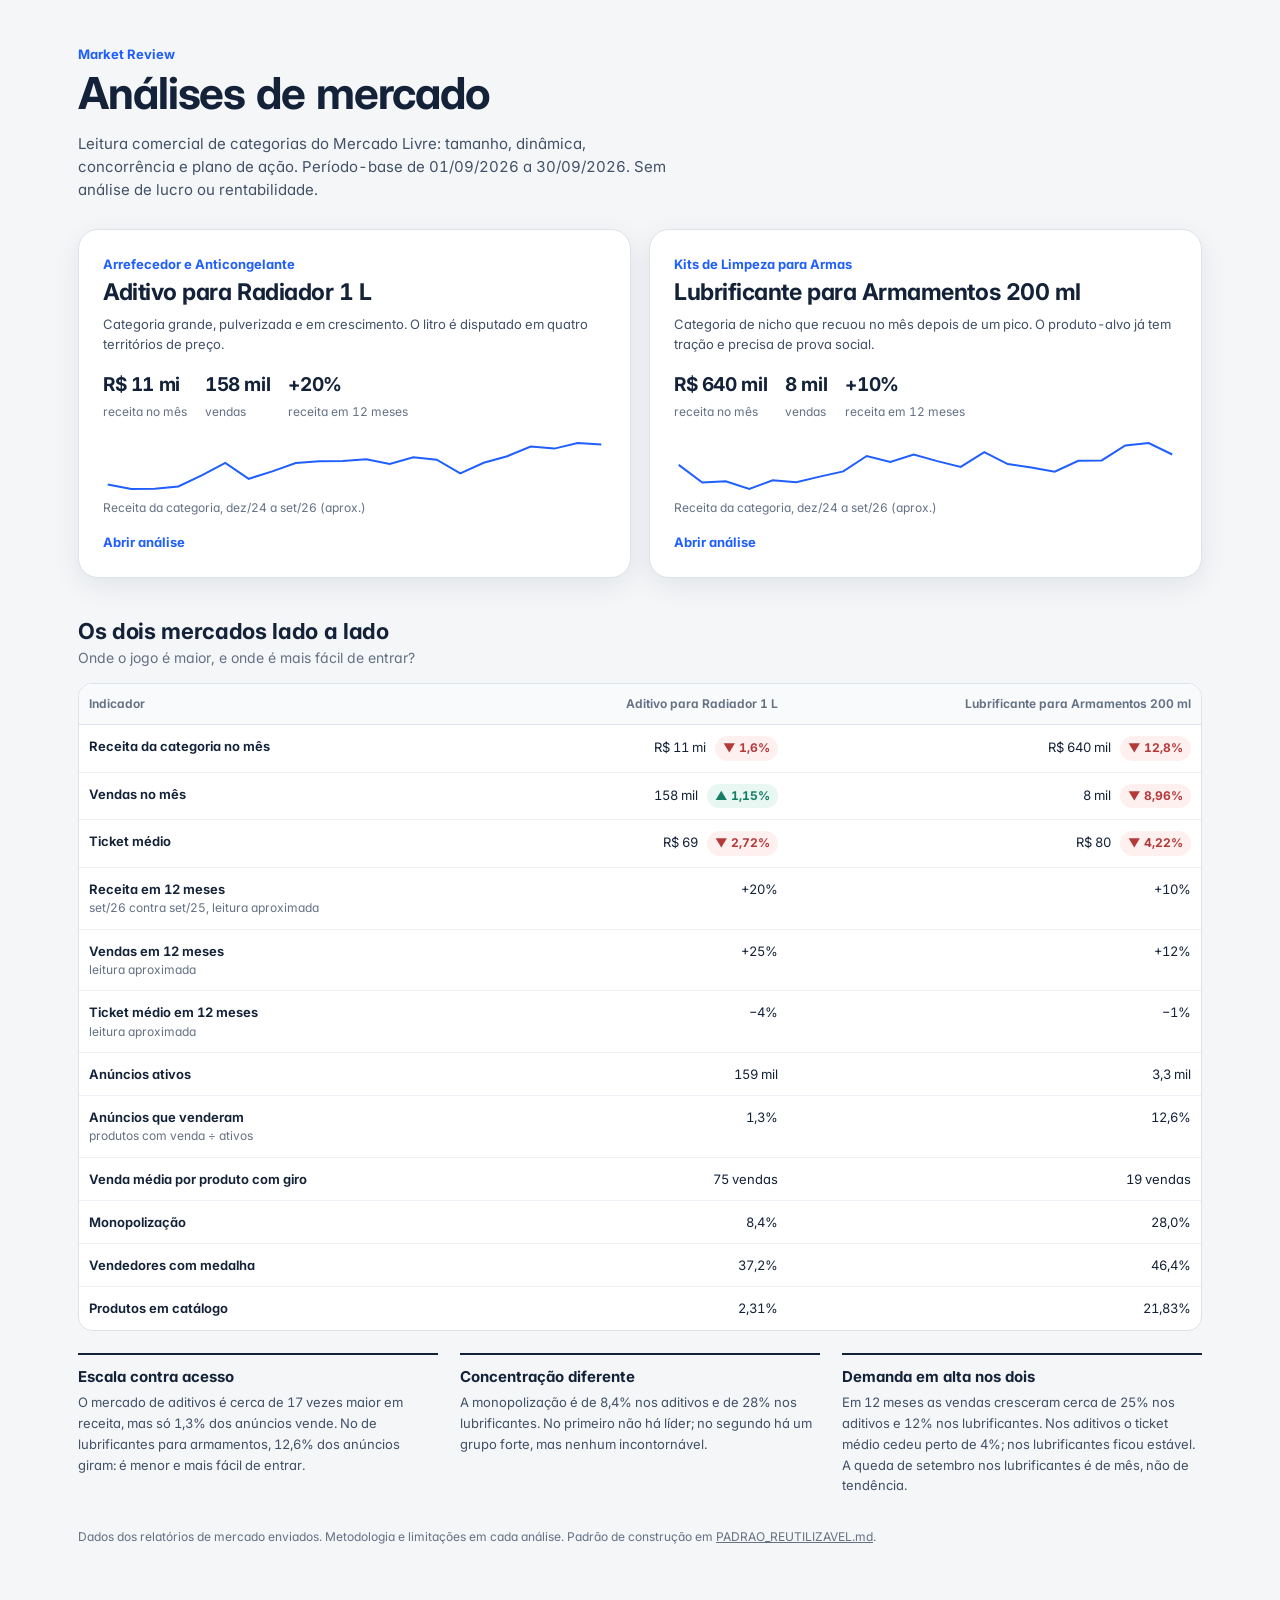
<file: index.html>
<!doctype html>
<html lang="pt-BR">
<head>
<meta charset="utf-8">
<meta name="viewport" content="width=device-width,initial-scale=1">
<title>Market Review — Análises de mercado</title>
<meta name="description" content="Análises de mercado interativas de categorias do Mercado Livre.">
<link rel="icon" href="data:image/svg+xml,%3Csvg xmlns=%27http://www.w3.org/2000/svg%27 viewBox=%270 0 32 32%27%3E%3Crect width=%2732%27 height=%2732%27 rx=%277%27 fill=%27%230f1c2e%27/%3E%3Cpath d=%27M7 22l6-7 5 4 7-9%27 fill=%27none%27 stroke=%27%236f9bff%27 stroke-width=%273%27 stroke-linecap=%27round%27 stroke-linejoin=%27round%27/%3E%3C/svg%3E">
<link rel="preconnect" href="https://fonts.googleapis.com">
<link rel="preconnect" href="https://fonts.gstatic.com" crossorigin>
<link href="https://fonts.googleapis.com/css2?family=Inter:wght@400;500;600;700;800&display=swap" rel="stylesheet">
<link rel="stylesheet" href="assets/css/style.css">
</head>
<body>
<div id="app"><noscript>Esta análise precisa de JavaScript para ser exibida.</noscript></div>
<script src="assets/js/data-radiador.js"></script>
<script src="assets/js/data-lubrificante.js"></script>
<script src="assets/js/app.js"></script>
</body>
</html>
</file>
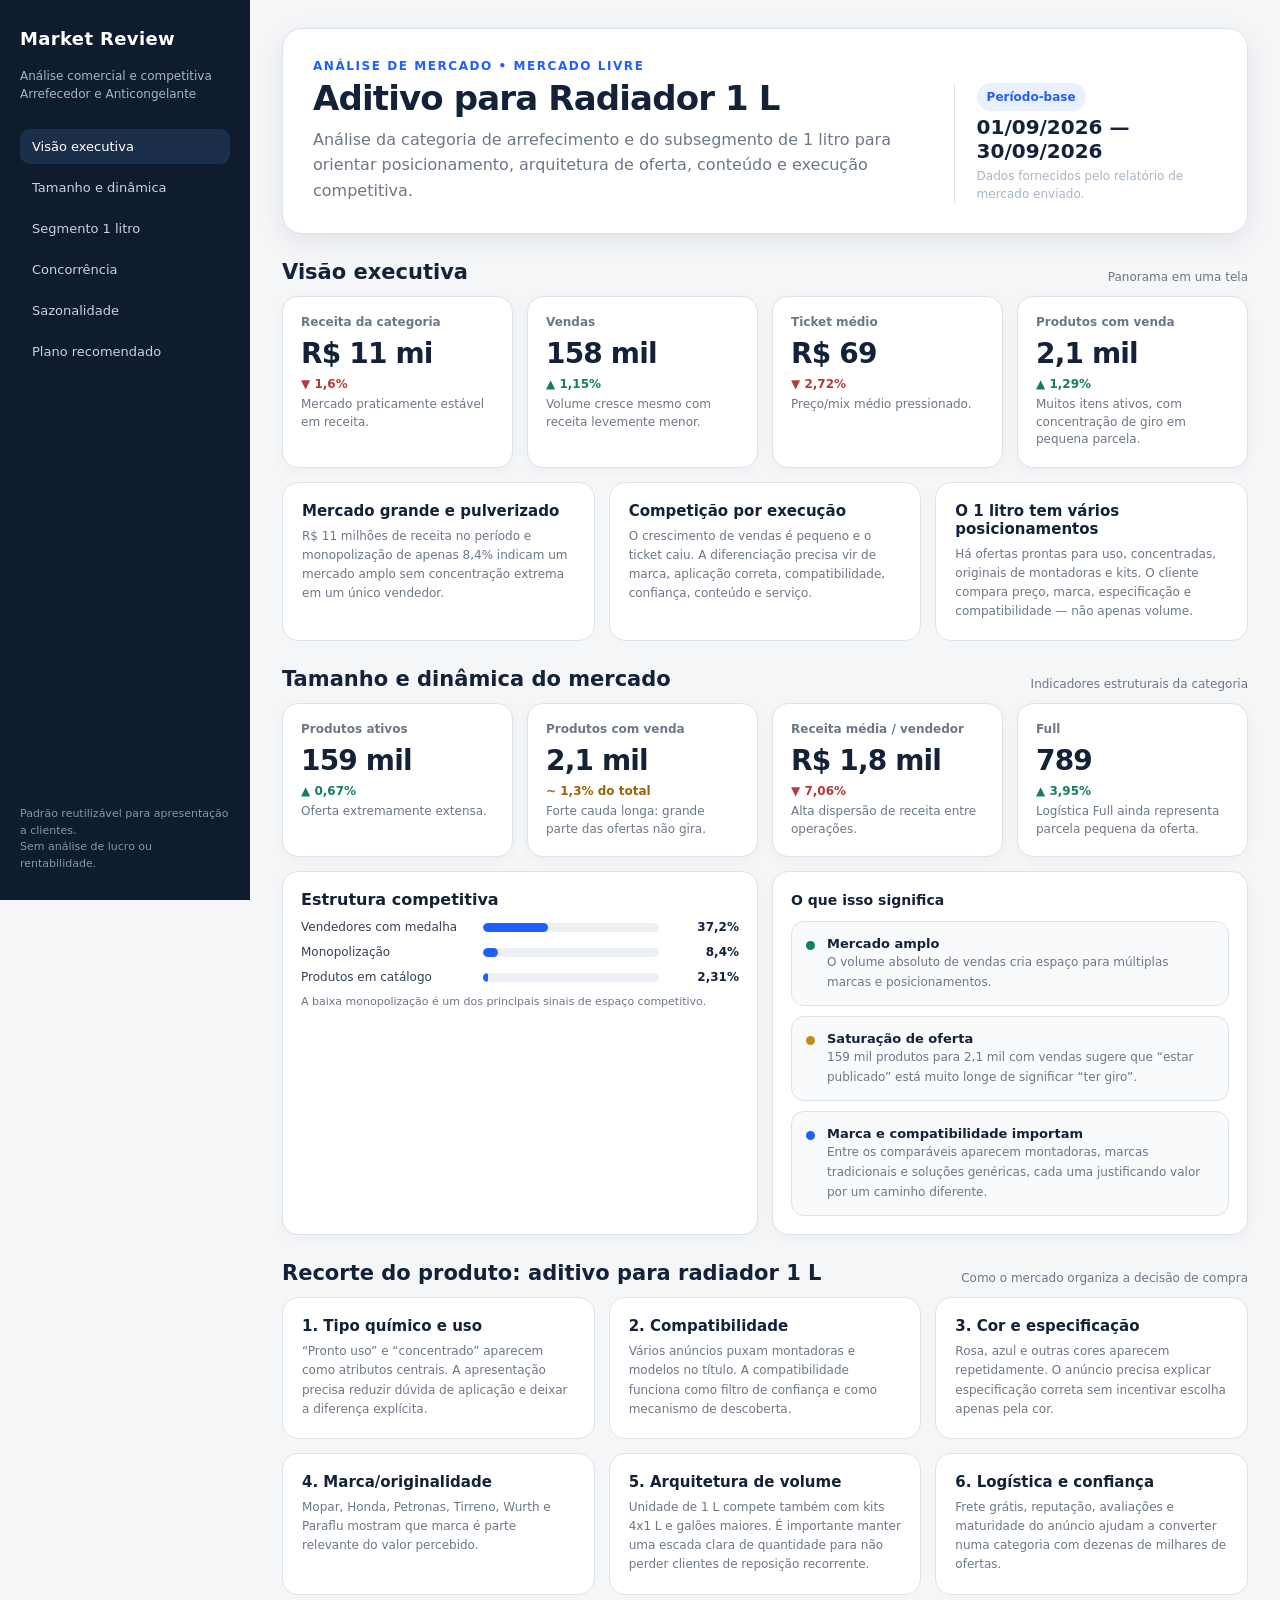
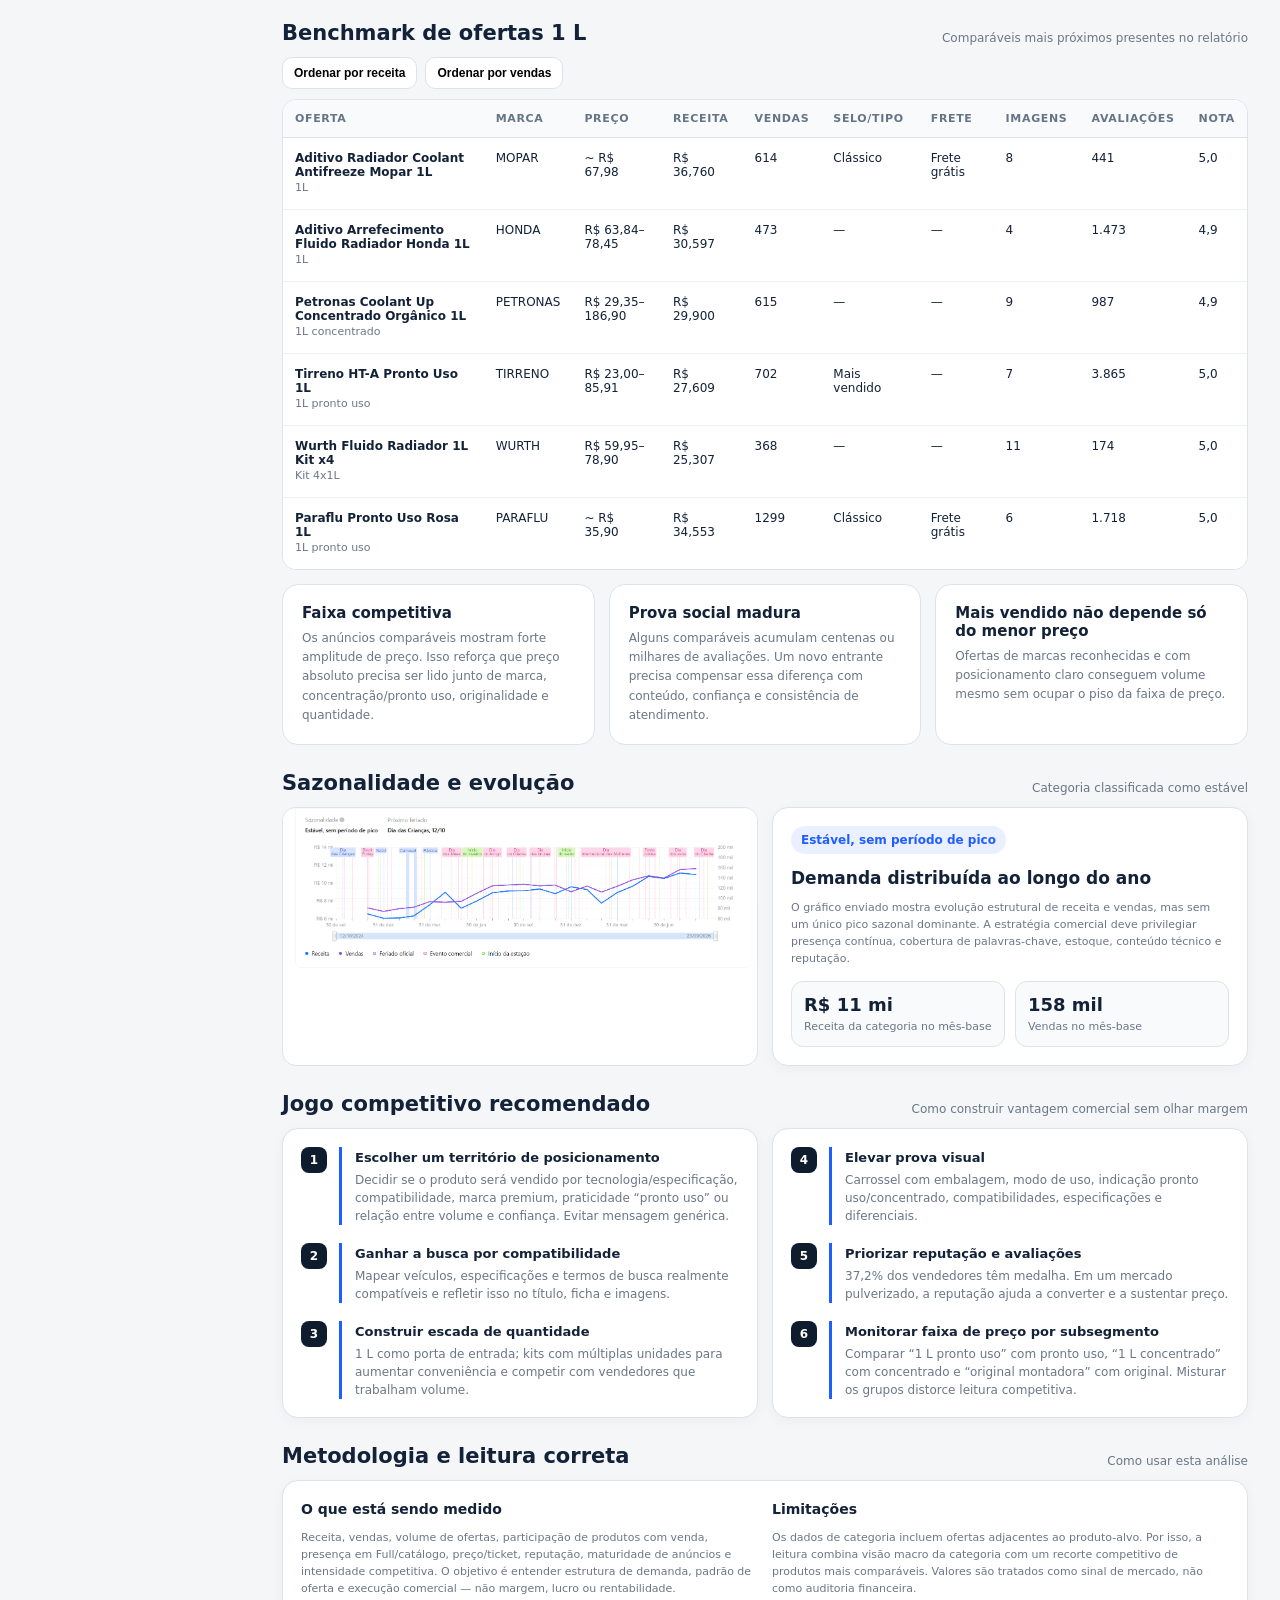
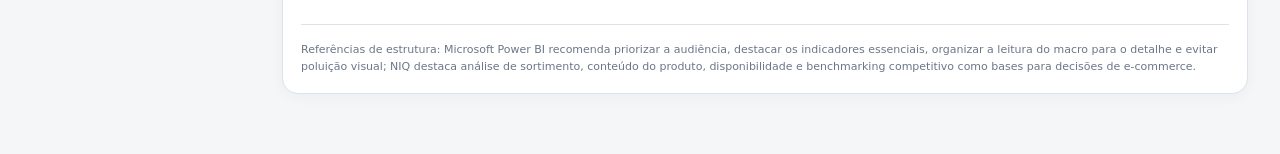
<file: aditivo_radiador_1l.html>
<!doctype html><html lang="pt-BR"><head><meta charset="utf-8"><meta name="viewport" content="width=device-width,initial-scale=1"><title>Aditivo para Radiador 1 L — Análise de Mercado</title><style>
:root{--bg:#f4f6f8;--paper:#ffffff;--ink:#132238;--muted:#6b7787;--line:#dde3ea;--blue:#1f5eff;--blue2:#eaf0ff;--green:#147d64;--greenbg:#e9f7f2;--amber:#9a6500;--amberbg:#fff6df;--red:#b43a3a;--redbg:#fff0f0;--purple:#6d48c5;--shadow:0 8px 28px rgba(14,30,55,.08);}
*{box-sizing:border-box}html{scroll-behavior:smooth}body{margin:0;font-family:Inter,ui-sans-serif,system-ui,-apple-system,BlinkMacSystemFont,"Segoe UI",sans-serif;background:var(--bg);color:var(--ink)}
a{color:inherit;text-decoration:none}.shell{display:grid;grid-template-columns:250px minmax(0,1fr);min-height:100vh}.side{position:sticky;top:0;height:100vh;background:#0f1c2e;color:#fff;padding:28px 20px;display:flex;flex-direction:column;gap:18px}.brand{font-weight:800;letter-spacing:.02em;font-size:18px}.meta{font-size:12px;color:#a8b4c5;line-height:1.5}.nav{display:flex;flex-direction:column;gap:6px;margin-top:8px}.nav a{padding:10px 12px;border-radius:10px;color:#c9d2df;font-size:13px}.nav a:hover,.nav a.active{background:#1c2f4a;color:#fff}.side .foot{margin-top:auto;font-size:11px;color:#8695aa;line-height:1.5}.main{padding:28px 32px 60px;max-width:1480px;width:100%;margin:0 auto}.hero{background:var(--paper);border:1px solid var(--line);border-radius:20px;padding:30px;box-shadow:var(--shadow);display:grid;grid-template-columns:1.4fr .6fr;gap:26px;align-items:end}.kicker{font-size:12px;font-weight:800;text-transform:uppercase;letter-spacing:.13em;color:var(--blue)}h1{font-size:34px;line-height:1.05;margin:8px 0 10px;letter-spacing:-.025em}.hero p{color:var(--muted);max-width:780px;margin:0;line-height:1.6}.period{border-left:1px solid var(--line);padding-left:22px}.period b{font-size:20px;display:block;margin:4px 0}.pill{display:inline-flex;align-items:center;gap:7px;border-radius:999px;padding:7px 10px;font-size:12px;font-weight:700;background:var(--blue2);color:var(--blue)}.section{margin-top:26px}.section-head{display:flex;justify-content:space-between;align-items:end;margin:0 0 12px}.section-head h2{font-size:21px;margin:0}.section-head p{font-size:12px;color:var(--muted);margin:0}.grid{display:grid;gap:14px}.g4{grid-template-columns:repeat(4,minmax(0,1fr))}.g3{grid-template-columns:repeat(3,minmax(0,1fr))}.g2{grid-template-columns:repeat(2,minmax(0,1fr))}.card{background:var(--paper);border:1px solid var(--line);border-radius:16px;padding:18px;box-shadow:0 3px 14px rgba(14,30,55,.04)}.metric .label{font-size:12px;color:var(--muted);font-weight:700}.metric .value{font-size:28px;font-weight:850;letter-spacing:-.03em;margin-top:8px}.delta{font-size:12px;font-weight:750;margin-top:7px}.down{color:var(--red)}.up{color:var(--green)}.flat{color:var(--amber)}.sub{font-size:12px;color:var(--muted);margin-top:5px;line-height:1.45}.callout{display:flex;gap:12px;align-items:flex-start;padding:14px;border-radius:13px;background:#f8fafc;border:1px solid var(--line)}.callout strong{display:block;font-size:13px}.callout span{font-size:12px;color:var(--muted);line-height:1.5}.dot{width:9px;height:9px;border-radius:50%;margin-top:5px;flex:0 0 auto}.dot.blue{background:var(--blue)}.dot.green{background:var(--green)}.dot.amber{background:#c38b17}.dot.red{background:var(--red)}.chart-card{padding:18px 18px 8px}.barrow{display:grid;grid-template-columns:170px 1fr 68px;gap:12px;align-items:center;margin:11px 0}.barlabel{font-size:12px;color:#334155;white-space:nowrap;overflow:hidden;text-overflow:ellipsis}.bar{height:9px;background:#edf1f5;border-radius:999px;overflow:hidden}.fill{height:100%;background:var(--blue);border-radius:999px}.barvalue{font-size:12px;font-weight:800;text-align:right}.legend{font-size:11px;color:var(--muted);margin-top:6px}.table-wrap{overflow:auto;border:1px solid var(--line);border-radius:14px}.table{width:100%;border-collapse:collapse;min-width:920px;background:#fff}.table th{font-size:11px;text-transform:uppercase;letter-spacing:.06em;color:#667487;text-align:left;padding:12px;border-bottom:1px solid var(--line);background:#f8fafc;position:sticky;top:0}.table td{font-size:12px;padding:13px 12px;border-bottom:1px solid #edf0f4;vertical-align:top}.table tr:last-child td{border-bottom:none}.tag{display:inline-flex;padding:5px 8px;border-radius:999px;background:#f1f4f8;color:#415168;font-weight:700;font-size:10px;white-space:nowrap}.tag.blue{background:var(--blue2);color:var(--blue)}.tag.green{background:var(--greenbg);color:var(--green)}.tag.amber{background:var(--amberbg);color:var(--amber)}.tag.red{background:var(--redbg);color:var(--red)}.insight{padding:19px;border-radius:16px;border:1px solid var(--line);background:#fff}.insight h3{font-size:15px;margin:0 0 7px}.insight p{font-size:12px;color:var(--muted);line-height:1.6;margin:0}.rank{display:flex;align-items:flex-start;gap:12px}.rank .n{width:26px;height:26px;border-radius:8px;background:#0f1c2e;color:#fff;display:grid;place-items:center;font-size:12px;font-weight:800;flex:0 0 auto}.action{border-left:3px solid var(--blue);padding-left:13px}.action strong{font-size:13px}.action p{font-size:12px;color:var(--muted);line-height:1.5;margin:5px 0 0}.imgbox{border-radius:14px;overflow:hidden;border:1px solid var(--line);background:#fff}.imgbox img{width:100%;display:block}.controls{display:flex;gap:8px;flex-wrap:wrap}.btn{border:1px solid var(--line);background:#fff;padding:8px 11px;border-radius:10px;font-size:12px;font-weight:750;cursor:pointer}.btn.active{background:#0f1c2e;color:#fff;border-color:#0f1c2e}.hidden{display:none!important}.note{font-size:11px;color:var(--muted);line-height:1.55}.source-list{font-size:11px;color:var(--muted);line-height:1.7;padding-left:18px}.score{height:12px;border-radius:999px;background:#edf1f5;overflow:hidden}.score span{display:block;height:100%;background:var(--green)}.mini-grid{display:grid;grid-template-columns:1fr 1fr;gap:10px}.mini{padding:12px;border-radius:12px;background:#f8fafc;border:1px solid var(--line)}.mini b{display:block;font-size:18px}.mini span{font-size:11px;color:var(--muted)}
@media(max-width:1000px){.shell{grid-template-columns:1fr}.side{position:relative;height:auto;display:block}.nav{flex-direction:row;overflow:auto}.main{padding:20px}.hero{grid-template-columns:1fr}.period{border-left:0;border-top:1px solid var(--line);padding:18px 0 0}.g4{grid-template-columns:repeat(2,1fr)}.g3,.g2{grid-template-columns:1fr}.barrow{grid-template-columns:120px 1fr 58px}}
@media(max-width:620px){.g4{grid-template-columns:1fr}.hero{padding:22px}h1{font-size:28px}.main{padding:14px}.side{padding:18px}.section-head{align-items:flex-start;gap:5px;flex-direction:column}}
</style></head><body><div class="shell"><aside class="side"><div class="brand">Market Review</div><div class="meta">Análise comercial e competitiva<br>Arrefecedor e Anticongelante</div><nav class="nav"><a href="#visao">Visão executiva</a><a href="#mercado">Tamanho e dinâmica</a><a href="#produto">Segmento 1 litro</a><a href="#concorrencia">Concorrência</a><a href="#sazonalidade">Sazonalidade</a><a href="#estrategia">Plano recomendado</a></nav><div class="foot">Padrão reutilizável para apresentação a clientes.<br>Sem análise de lucro ou rentabilidade.</div></aside><main class="main"><div class="hero"><div><div class="kicker">Análise de mercado • Mercado Livre</div><h1>Aditivo para Radiador 1 L</h1><p>Análise da categoria de arrefecimento e do subsegmento de 1 litro para orientar posicionamento, arquitetura de oferta, conteúdo e execução competitiva.</p></div><div class="period"><span class="pill">Período-base</span><b>01/09/2026 — 30/09/2026</b><div class="meta">Dados fornecidos pelo relatório de mercado enviado.</div></div></div><section class="section" id="visao"><div class="section-head"><h2>Visão executiva</h2><p>Panorama em uma tela</p></div><div class="grid g4"><div class="card metric"><div class="label">Receita da categoria</div><div class="value">R$ 11 mi</div><div class="delta down">▼ 1,6%</div><div class="sub">Mercado praticamente estável em receita.</div></div><div class="card metric"><div class="label">Vendas</div><div class="value">158 mil</div><div class="delta up">▲ 1,15%</div><div class="sub">Volume cresce mesmo com receita levemente menor.</div></div><div class="card metric"><div class="label">Ticket médio</div><div class="value">R$ 69</div><div class="delta down">▼ 2,72%</div><div class="sub">Preço/mix médio pressionado.</div></div><div class="card metric"><div class="label">Produtos com venda</div><div class="value">2,1 mil</div><div class="delta up">▲ 1,29%</div><div class="sub">Muitos itens ativos, com concentração de giro em pequena parcela.</div></div></div><div class="grid g3" style="margin-top:14px"><div class="insight"><h3>Mercado grande e pulverizado</h3><p>R$ 11 milhões de receita no período e monopolização de apenas 8,4% indicam um mercado amplo sem concentração extrema em um único vendedor.</p></div><div class="insight"><h3>Competição por execução</h3><p>O crescimento de vendas é pequeno e o ticket caiu. A diferenciação precisa vir de marca, aplicação correta, compatibilidade, confiança, conteúdo e serviço.</p></div><div class="insight"><h3>O 1 litro tem vários posicionamentos</h3><p>Há ofertas prontas para uso, concentradas, originais de montadoras e kits. O cliente compara preço, marca, especificação e compatibilidade — não apenas volume.</p></div></div></section><section class="section" id="mercado"><div class="section-head"><h2>Tamanho e dinâmica do mercado</h2><p>Indicadores estruturais da categoria</p></div><div class="grid g4"><div class="card metric"><div class="label">Produtos ativos</div><div class="value">159 mil</div><div class="delta up">▲ 0,67%</div><div class="sub">Oferta extremamente extensa.</div></div><div class="card metric"><div class="label">Produtos com venda</div><div class="value">2,1 mil</div><div class="delta flat">~ 1,3% do total</div><div class="sub">Forte cauda longa: grande parte das ofertas não gira.</div></div><div class="card metric"><div class="label">Receita média / vendedor</div><div class="value">R$ 1,8 mil</div><div class="delta down">▼ 7,06%</div><div class="sub">Alta dispersão de receita entre operações.</div></div><div class="card metric"><div class="label">Full</div><div class="value">789</div><div class="delta up">▲ 3,95%</div><div class="sub">Logística Full ainda representa parcela pequena da oferta.</div></div></div><div class="grid g2" style="margin-top:14px"><div class="card chart-card"><b>Estrutura competitiva</b><div class="barrow"><div class="barlabel" title="Vendedores com medalha">Vendedores com medalha</div><div class="bar"><div class="fill" style="width:37.2%"></div></div><div class="barvalue">37,2%</div></div><div class="barrow"><div class="barlabel" title="Monopolização">Monopolização</div><div class="bar"><div class="fill" style="width:8.4%"></div></div><div class="barvalue">8,4%</div></div><div class="barrow"><div class="barlabel" title="Produtos em catálogo">Produtos em catálogo</div><div class="bar"><div class="fill" style="width:3.0%"></div></div><div class="barvalue">2,31%</div></div><div class="legend">A baixa monopolização é um dos principais sinais de espaço competitivo.</div></div><div class="card"><b style="font-size:14px">O que isso significa</b><div style="margin-top:12px;display:grid;gap:10px"><div class="callout"><span class="dot green"></span><div><strong>Mercado amplo</strong><span>O volume absoluto de vendas cria espaço para múltiplas marcas e posicionamentos.</span></div></div><div class="callout"><span class="dot amber"></span><div><strong>Saturação de oferta</strong><span>159 mil produtos para 2,1 mil com vendas sugere que “estar publicado” está muito longe de significar “ter giro”.</span></div></div><div class="callout"><span class="dot blue"></span><div><strong>Marca e compatibilidade importam</strong><span>Entre os comparáveis aparecem montadoras, marcas tradicionais e soluções genéricas, cada uma justificando valor por um caminho diferente.</span></div></div></div></div></div></section><section class="section" id="produto"><div class="section-head"><h2>Recorte do produto: aditivo para radiador 1 L</h2><p>Como o mercado organiza a decisão de compra</p></div><div class="grid g3"><div class="insight"><h3>1. Tipo químico e uso</h3><p>“Pronto uso” e “concentrado” aparecem como atributos centrais. A apresentação precisa reduzir dúvida de aplicação e deixar a diferença explícita.</p></div><div class="insight"><h3>2. Compatibilidade</h3><p>Vários anúncios puxam montadoras e modelos no título. A compatibilidade funciona como filtro de confiança e como mecanismo de descoberta.</p></div><div class="insight"><h3>3. Cor e especificação</h3><p>Rosa, azul e outras cores aparecem repetidamente. O anúncio precisa explicar especificação correta sem incentivar escolha apenas pela cor.</p></div></div><div class="grid g3" style="margin-top:14px"><div class="insight"><h3>4. Marca/originalidade</h3><p>Mopar, Honda, Petronas, Tirreno, Wurth e Paraflu mostram que marca é parte relevante do valor percebido.</p></div><div class="insight"><h3>5. Arquitetura de volume</h3><p>Unidade de 1 L compete também com kits 4x1 L e galões maiores. É importante manter uma escada clara de quantidade para não perder clientes de reposição recorrente.</p></div><div class="insight"><h3>6. Logística e confiança</h3><p>Frete grátis, reputação, avaliações e maturidade do anúncio ajudam a converter numa categoria com dezenas de milhares de ofertas.</p></div></div></section><section class="section" id="concorrencia"><div class="section-head"><h2>Benchmark de ofertas 1 L</h2><p>Comparáveis mais próximos presentes no relatório</p></div><div class="controls" style="margin-bottom:10px"><button class="btn" onclick="sortTable('radtable',3,true)">Ordenar por receita</button><button class="btn" onclick="sortTable('radtable',4,true)">Ordenar por vendas</button></div><div class="table-wrap"><table class="table" id="radtable"><thead><tr><th>Oferta</th><th>Marca</th><th>Preço</th><th>Receita</th><th>Vendas</th><th>Selo/tipo</th><th>Frete</th><th>Imagens</th><th>Avaliações</th><th>Nota</th></tr></thead><tbody><tr><td><b>Aditivo Radiador Coolant Antifreeze Mopar 1L</b><div class="note">1L</div></td><td>MOPAR</td><td>~ R$ 67,98</td><td data-sort="36760">R$ 36,760</td><td data-sort="614">614</td><td>Clássico</td><td>Frete grátis</td><td>8</td><td>441</td><td>5,0</td></tr><tr><td><b>Aditivo Arrefecimento Fluido Radiador Honda 1L</b><div class="note">1L</div></td><td>HONDA</td><td>R$ 63,84–78,45</td><td data-sort="30597">R$ 30,597</td><td data-sort="473">473</td><td>—</td><td>—</td><td>4</td><td>1.473</td><td>4,9</td></tr><tr><td><b>Petronas Coolant Up Concentrado Orgânico 1L</b><div class="note">1L concentrado</div></td><td>PETRONAS</td><td>R$ 29,35–186,90</td><td data-sort="29900">R$ 29,900</td><td data-sort="615">615</td><td>—</td><td>—</td><td>9</td><td>987</td><td>4,9</td></tr><tr><td><b>Tirreno HT-A Pronto Uso 1L</b><div class="note">1L pronto uso</div></td><td>TIRRENO</td><td>R$ 23,00–85,91</td><td data-sort="27609">R$ 27,609</td><td data-sort="702">702</td><td>Mais vendido</td><td>—</td><td>7</td><td>3.865</td><td>5,0</td></tr><tr><td><b>Wurth Fluido Radiador 1L Kit x4</b><div class="note">Kit 4x1L</div></td><td>WURTH</td><td>R$ 59,95–78,90</td><td data-sort="25307">R$ 25,307</td><td data-sort="368">368</td><td>—</td><td>—</td><td>11</td><td>174</td><td>5,0</td></tr><tr><td><b>Paraflu Pronto Uso Rosa 1L</b><div class="note">1L pronto uso</div></td><td>PARAFLU</td><td>~ R$ 35,90</td><td data-sort="34553">R$ 34,553</td><td data-sort="1299">1299</td><td>Clássico</td><td>Frete grátis</td><td>6</td><td>1.718</td><td>5,0</td></tr></tbody></table></div><div class="grid g3" style="margin-top:14px"><div class="insight"><h3>Faixa competitiva</h3><p>Os anúncios comparáveis mostram forte amplitude de preço. Isso reforça que preço absoluto precisa ser lido junto de marca, concentração/pronto uso, originalidade e quantidade.</p></div><div class="insight"><h3>Prova social madura</h3><p>Alguns comparáveis acumulam centenas ou milhares de avaliações. Um novo entrante precisa compensar essa diferença com conteúdo, confiança e consistência de atendimento.</p></div><div class="insight"><h3>Mais vendido não depende só do menor preço</h3><p>Ofertas de marcas reconhecidas e com posicionamento claro conseguem volume mesmo sem ocupar o piso da faixa de preço.</p></div></div></section><section class="section" id="sazonalidade"><div class="section-head"><h2>Sazonalidade e evolução</h2><p>Categoria classificada como estável</p></div><div class="grid g2"><div class="imgbox"><img src="[data-uri]" alt="Sazonalidade da categoria de aditivos para radiador"></div><div class="card"><span class="pill">Estável, sem período de pico</span><h3 style="font-size:17px;margin:14px 0 8px">Demanda distribuída ao longo do ano</h3><p class="note">O gráfico enviado mostra evolução estrutural de receita e vendas, mas sem um único pico sazonal dominante. A estratégia comercial deve privilegiar presença contínua, cobertura de palavras-chave, estoque, conteúdo técnico e reputação.</p><div class="mini-grid" style="margin-top:14px"><div class="mini"><b>R$ 11 mi</b><span>Receita da categoria no mês-base</span></div><div class="mini"><b>158 mil</b><span>Vendas no mês-base</span></div></div></div></div></section><section class="section" id="estrategia"><div class="section-head"><h2>Jogo competitivo recomendado</h2><p>Como construir vantagem comercial sem olhar margem</p></div><div class="grid g2"><div class="card"><div class="rank"><div class="n">1</div><div class="action"><strong>Escolher um território de posicionamento</strong><p>Decidir se o produto será vendido por tecnologia/especificação, compatibilidade, marca premium, praticidade “pronto uso” ou relação entre volume e confiança. Evitar mensagem genérica.</p></div></div><div class="rank" style="margin-top:18px"><div class="n">2</div><div class="action"><strong>Ganhar a busca por compatibilidade</strong><p>Mapear veículos, especificações e termos de busca realmente compatíveis e refletir isso no título, ficha e imagens.</p></div></div><div class="rank" style="margin-top:18px"><div class="n">3</div><div class="action"><strong>Construir escada de quantidade</strong><p>1 L como porta de entrada; kits com múltiplas unidades para aumentar conveniência e competir com vendedores que trabalham volume.</p></div></div></div><div class="card"><div class="rank"><div class="n">4</div><div class="action"><strong>Elevar prova visual</strong><p>Carrossel com embalagem, modo de uso, indicação pronto uso/concentrado, compatibilidades, especificações e diferenciais.</p></div></div><div class="rank" style="margin-top:18px"><div class="n">5</div><div class="action"><strong>Priorizar reputação e avaliações</strong><p>37,2% dos vendedores têm medalha. Em um mercado pulverizado, a reputação ajuda a converter e a sustentar preço.</p></div></div><div class="rank" style="margin-top:18px"><div class="n">6</div><div class="action"><strong>Monitorar faixa de preço por subsegmento</strong><p>Comparar “1 L pronto uso” com pronto uso, “1 L concentrado” com concentrado e “original montadora” com original. Misturar os grupos distorce leitura competitiva.</p></div></div></div></div></section><section class="section" id="metodologia"><div class="section-head"><h2>Metodologia e leitura correta</h2><p>Como usar esta análise</p></div><div class="card"><div class="grid g2"><div><b style="font-size:14px">O que está sendo medido</b><p class="note">Receita, vendas, volume de ofertas, participação de produtos com venda, presença em Full/catálogo, preço/ticket, reputação, maturidade de anúncios e intensidade competitiva. O objetivo é entender estrutura de demanda, padrão de oferta e execução comercial — não margem, lucro ou rentabilidade.</p></div><div><b style="font-size:14px">Limitações</b><p class="note">Os dados de categoria incluem ofertas adjacentes ao produto-alvo. Por isso, a leitura combina visão macro da categoria com um recorte competitivo de produtos mais comparáveis. Valores são tratados como sinal de mercado, não como auditoria financeira.</p></div></div><hr style="border:0;border-top:1px solid var(--line);margin:16px 0"><div class="note">Referências de estrutura: Microsoft Power BI recomenda priorizar a audiência, destacar os indicadores essenciais, organizar a leitura do macro para o detalhe e evitar poluição visual; NIQ destaca análise de sortimento, conteúdo do produto, disponibilidade e benchmarking competitivo como bases para decisões de e-commerce.</div></div></section><script>
function setFilter(group, value){
  document.querySelectorAll(`[data-group="${group}"]`).forEach(el=>el.classList.toggle('hidden', value!=='all' && el.dataset.kind!==value));
  document.querySelectorAll(`[data-filter-group="${group}"]`).forEach(btn=>btn.classList.toggle('active', btn.dataset.value===value));
}
function sortTable(tableId, col, numeric=false){
  const tbody=document.querySelector(`#${tableId} tbody`); const rows=[...tbody.querySelectorAll('tr')];
  const dir=tbody.dataset.dir==='asc'?'desc':'asc'; tbody.dataset.dir=dir;
  rows.sort((a,b)=>{let av=a.children[col].dataset.sort||a.children[col].innerText;let bv=b.children[col].dataset.sort||b.children[col].innerText;if(numeric){av=parseFloat(av)||0;bv=parseFloat(bv)||0;return dir==='asc'?av-bv:bv-av}return dir==='asc'?av.localeCompare(bv):bv.localeCompare(av)});rows.forEach(r=>tbody.appendChild(r));
}
const navs=[...document.querySelectorAll('.nav a')]; const obs=new IntersectionObserver(entries=>{entries.forEach(e=>{if(e.isIntersecting){navs.forEach(n=>n.classList.toggle('active',n.getAttribute('href')==='#'+e.target.id))}})},{rootMargin:'-25% 0px -65% 0px'}); document.querySelectorAll('section[id]').forEach(s=>obs.observe(s));
</script></main></div></body></html>
</file>
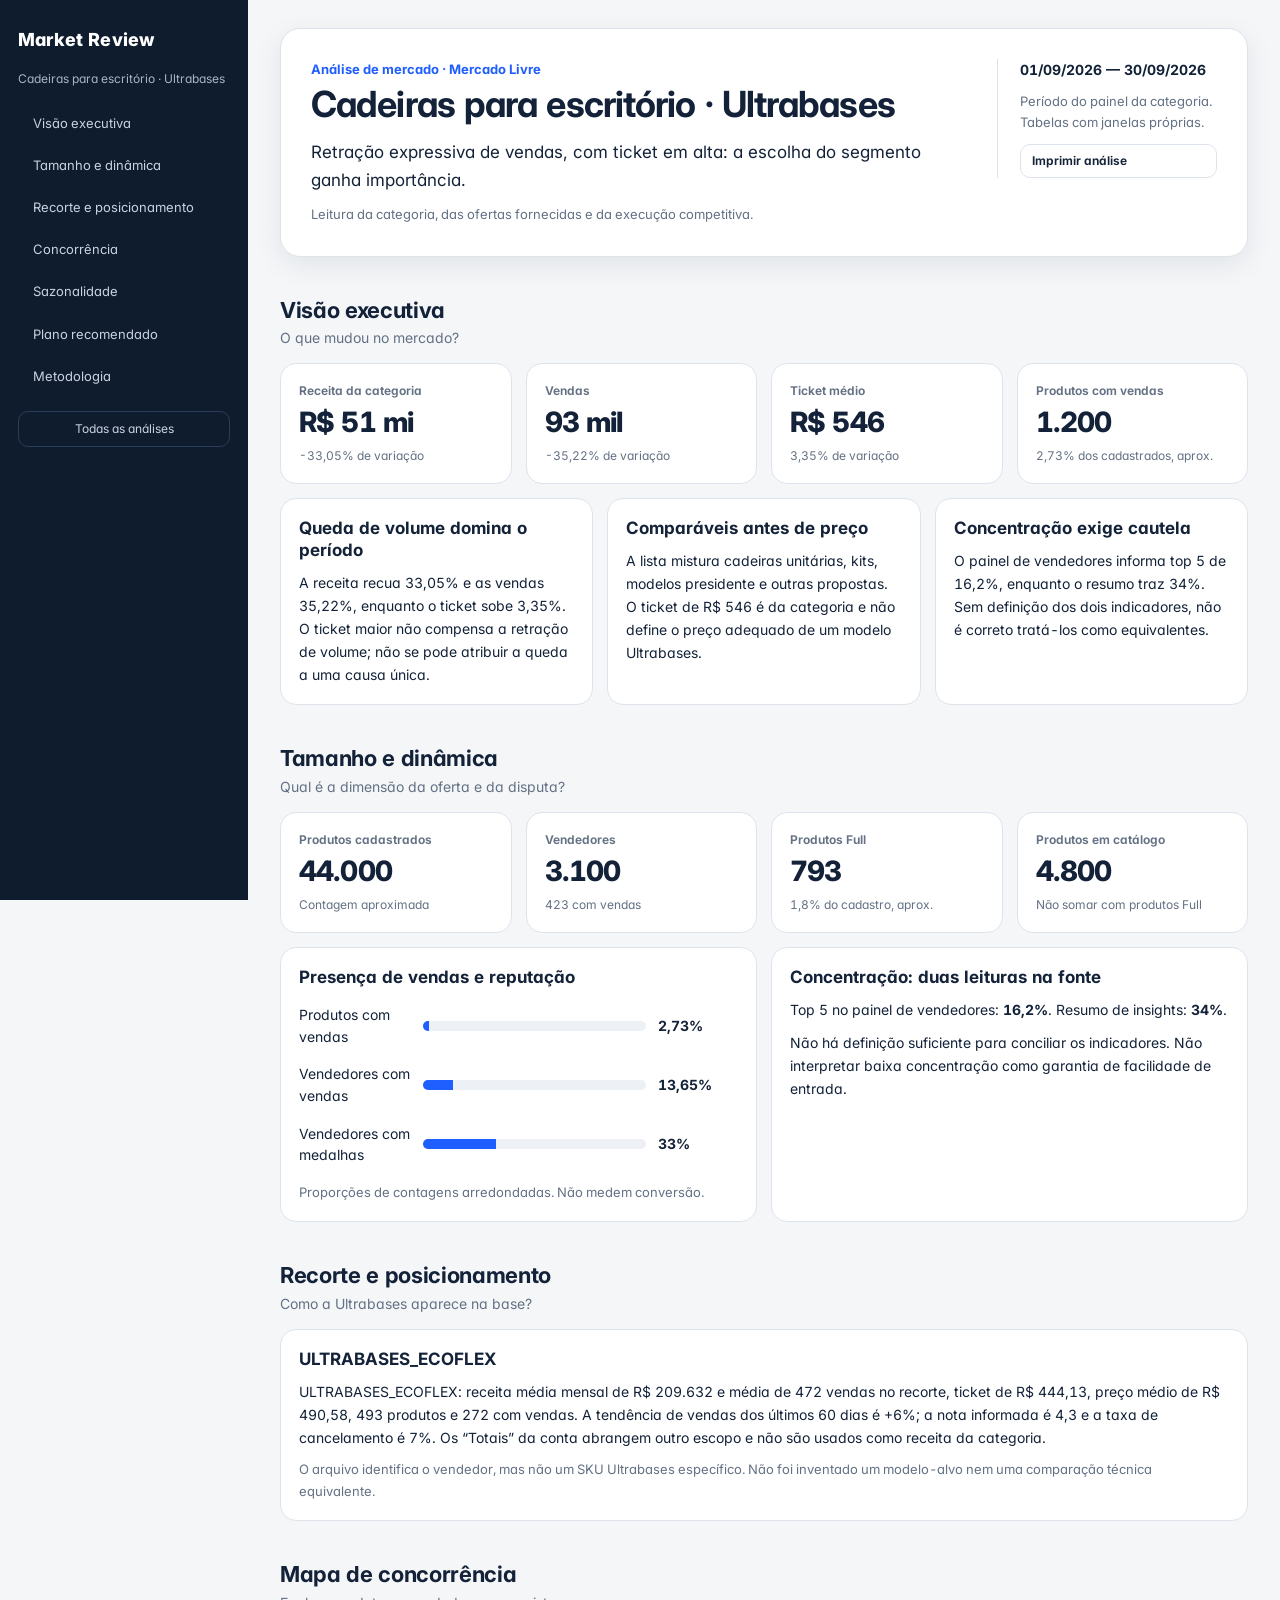
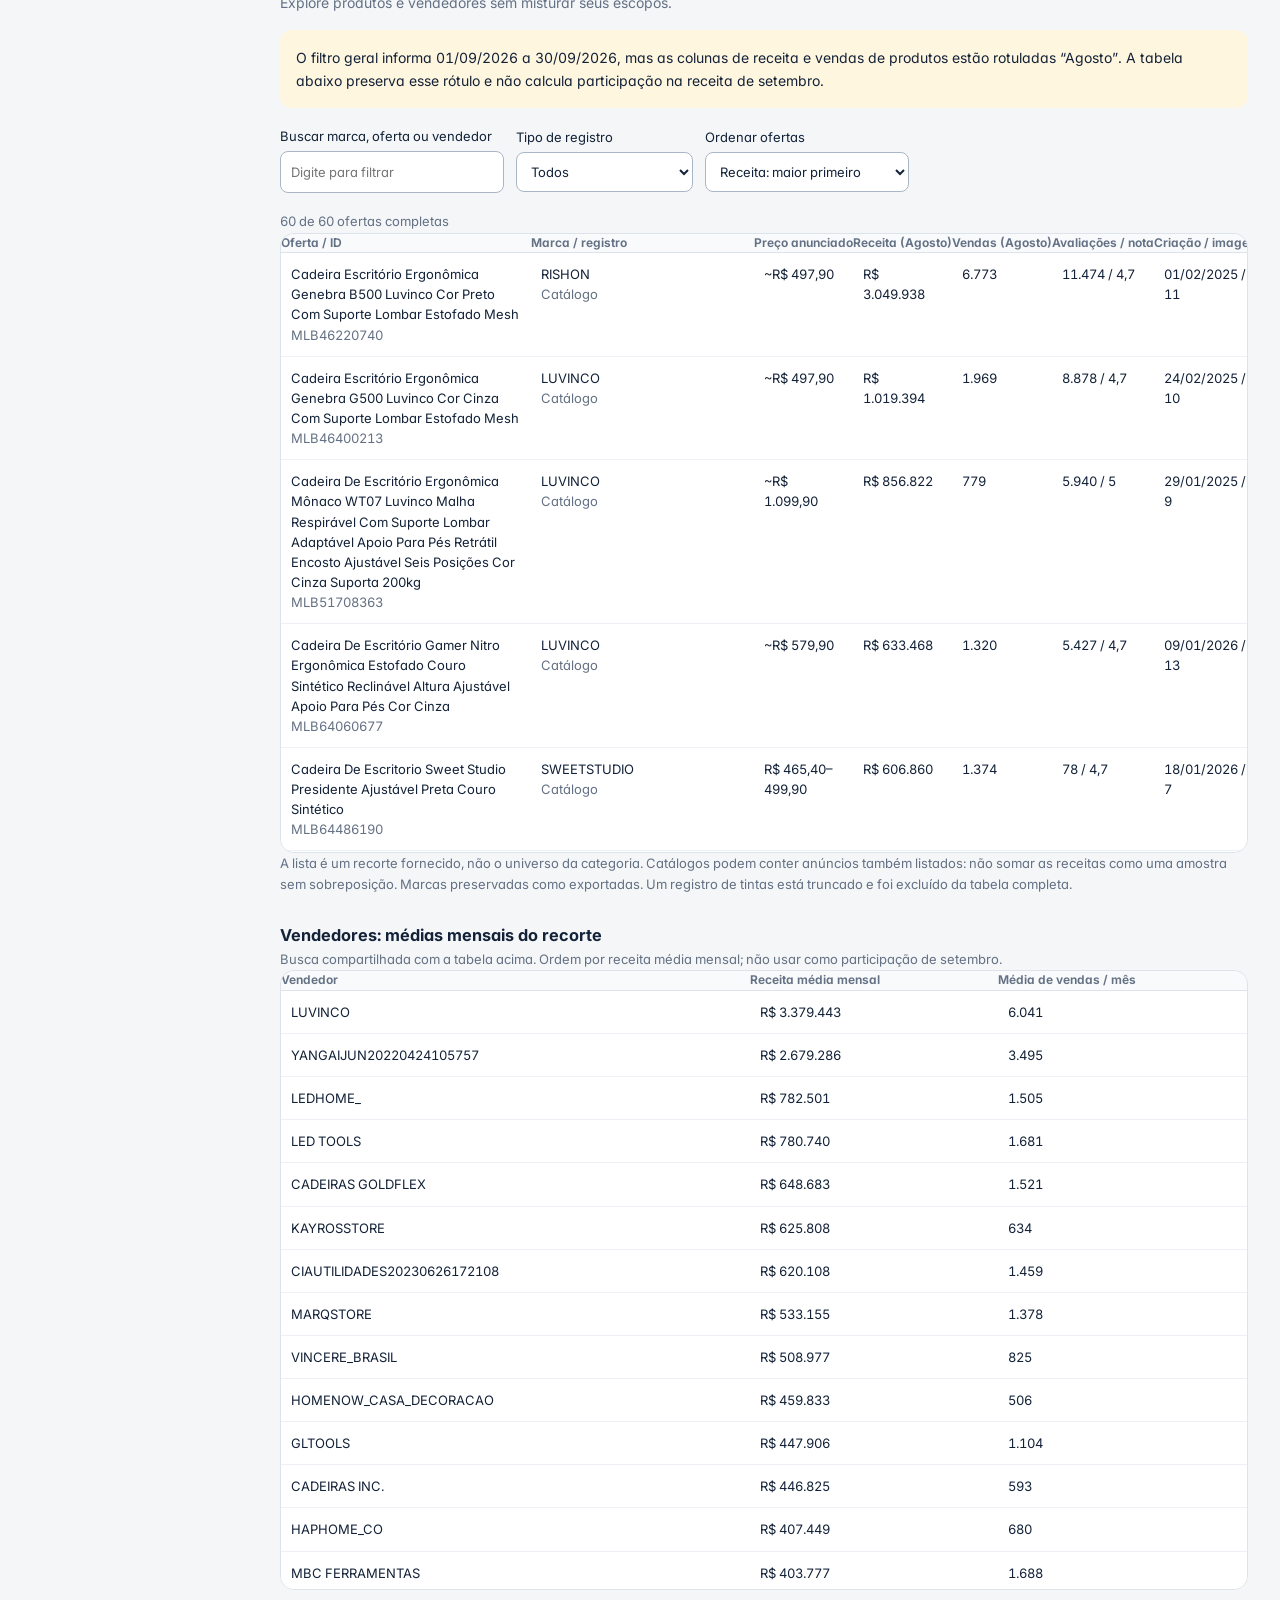
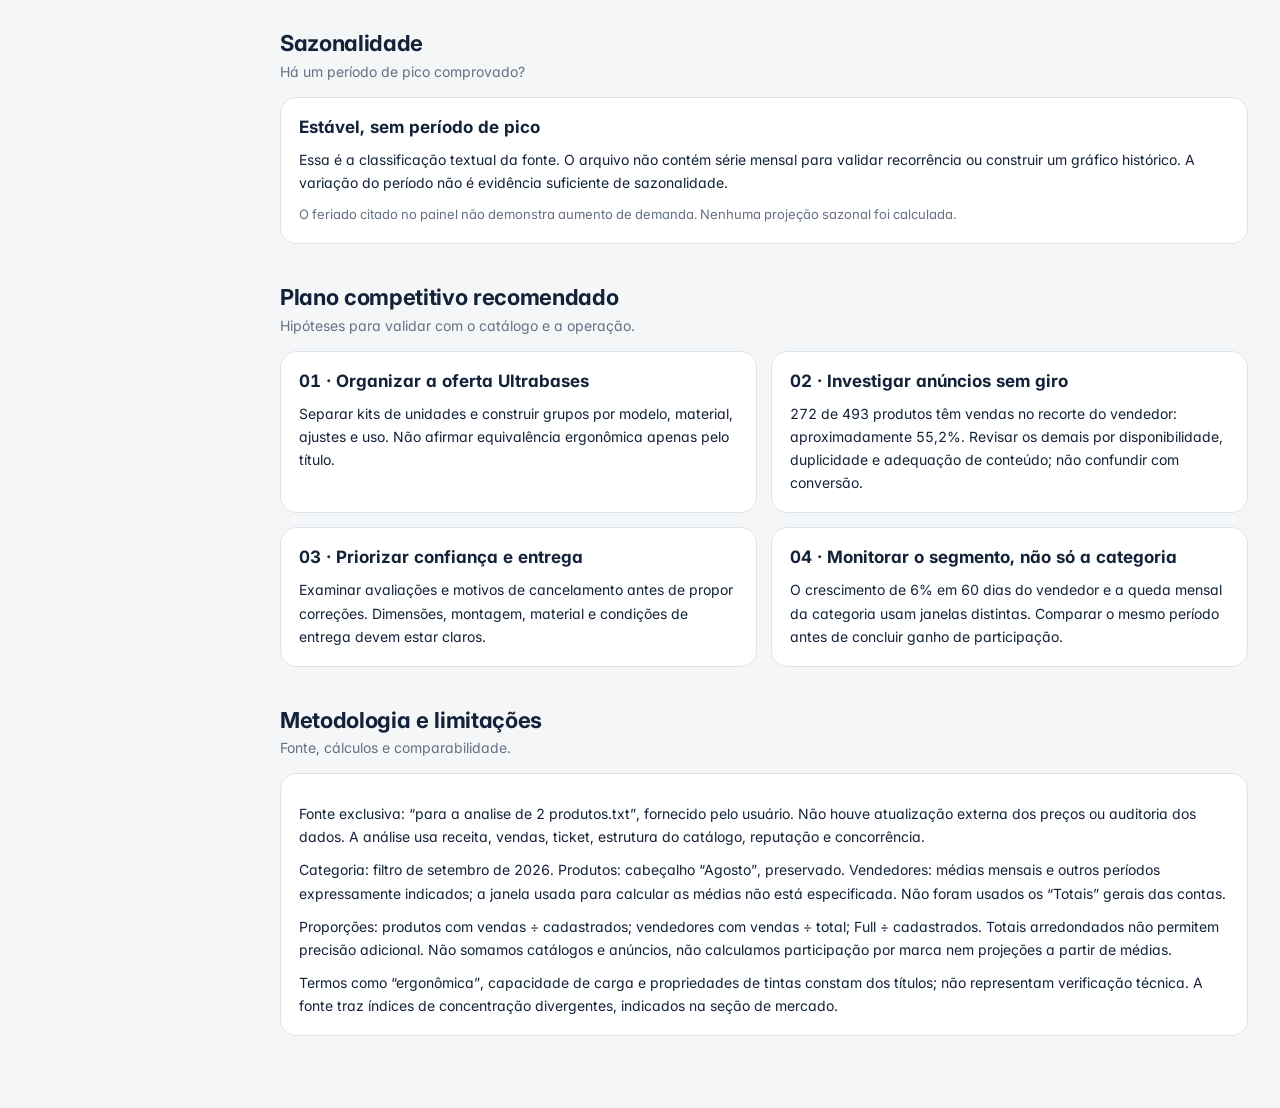
<file: cadeiras_ultrabases.html>
<!doctype html>
<html lang="pt-BR">
<head>
<meta charset="utf-8">
<meta name="viewport" content="width=device-width,initial-scale=1">
<title>Cadeiras para escritório · Ultrabases — Market Review</title>
<meta name="description" content="Análises de mercado interativas de categorias do Mercado Livre.">
<link rel="icon" href="data:image/svg+xml,%3Csvg xmlns=%27http://www.w3.org/2000/svg%27 viewBox=%270 0 32 32%27%3E%3Crect width=%2732%27 height=%2732%27 rx=%277%27 fill=%27%230f1c2e%27/%3E%3Cpath d=%27M7 22l6-7 5 4 7-9%27 fill=%27none%27 stroke=%27%236f9bff%27 stroke-width=%273%27 stroke-linecap=%27round%27 stroke-linejoin=%27round%27/%3E%3C/svg%3E">
<link rel="preconnect" href="https://fonts.googleapis.com">
<link rel="preconnect" href="https://fonts.gstatic.com" crossorigin>
<link href="https://fonts.googleapis.com/css2?family=Inter:wght@400;500;600;700;800&display=swap" rel="stylesheet">
<link rel="stylesheet" href="assets/css/style.css">
</head>
<body data-nova="cadeiras">
<div id="app"><noscript>Esta análise precisa de JavaScript para ser exibida.</noscript></div>
<script src="assets/js/data-novas.js"></script>
<script src="assets/js/novas.js"></script>
</body>
</html>
</file>
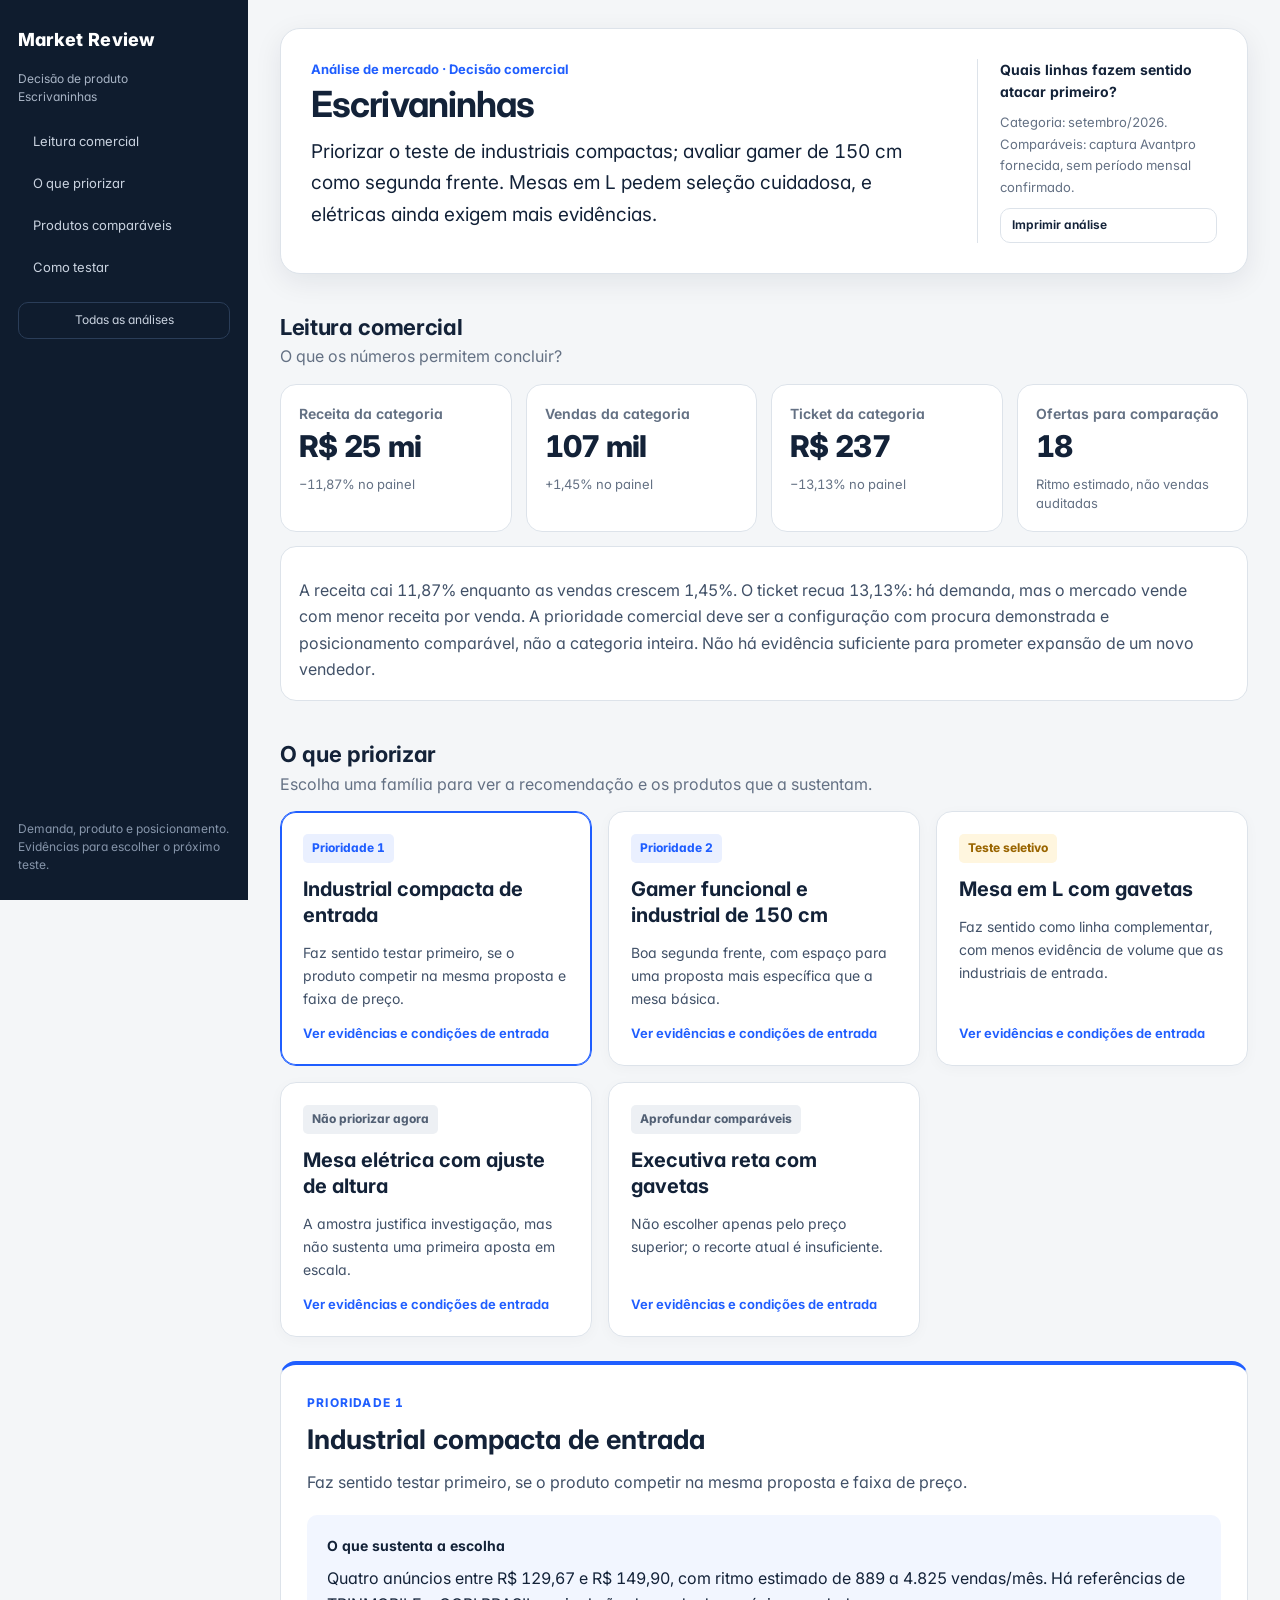
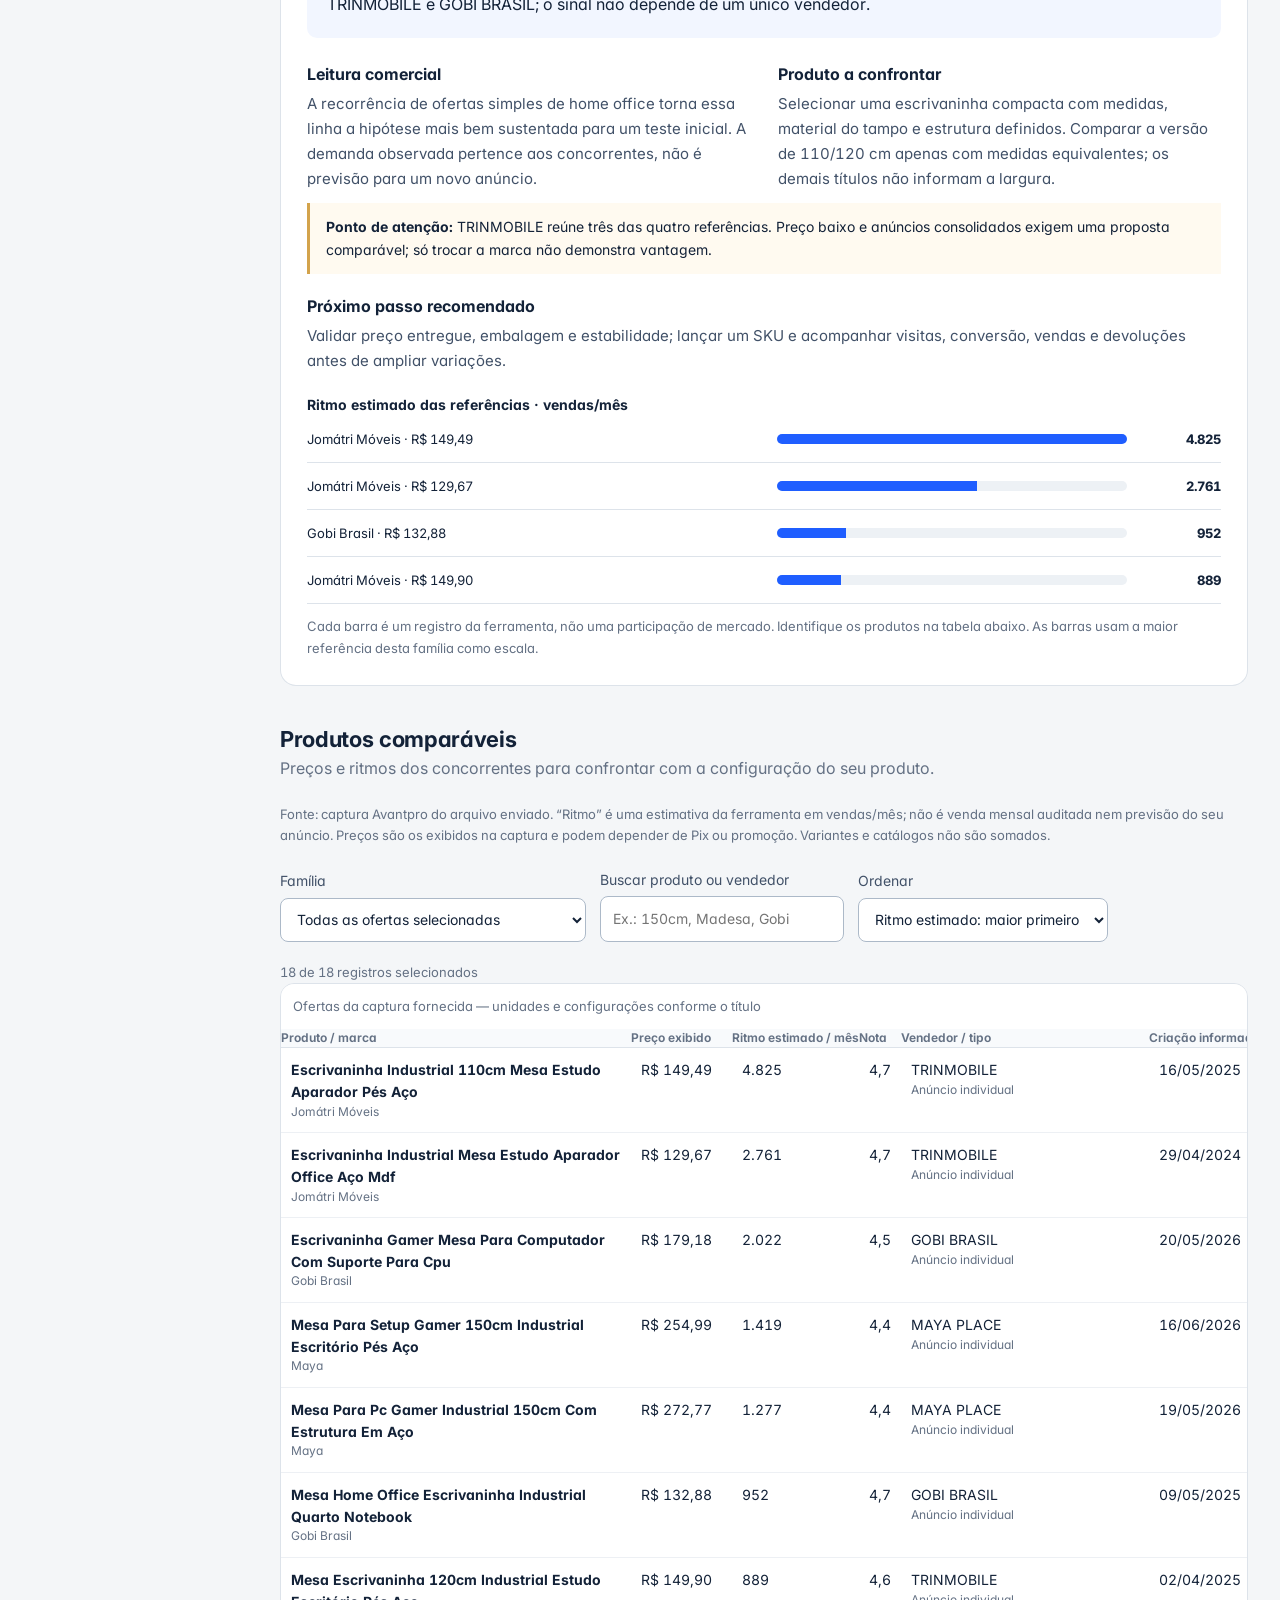
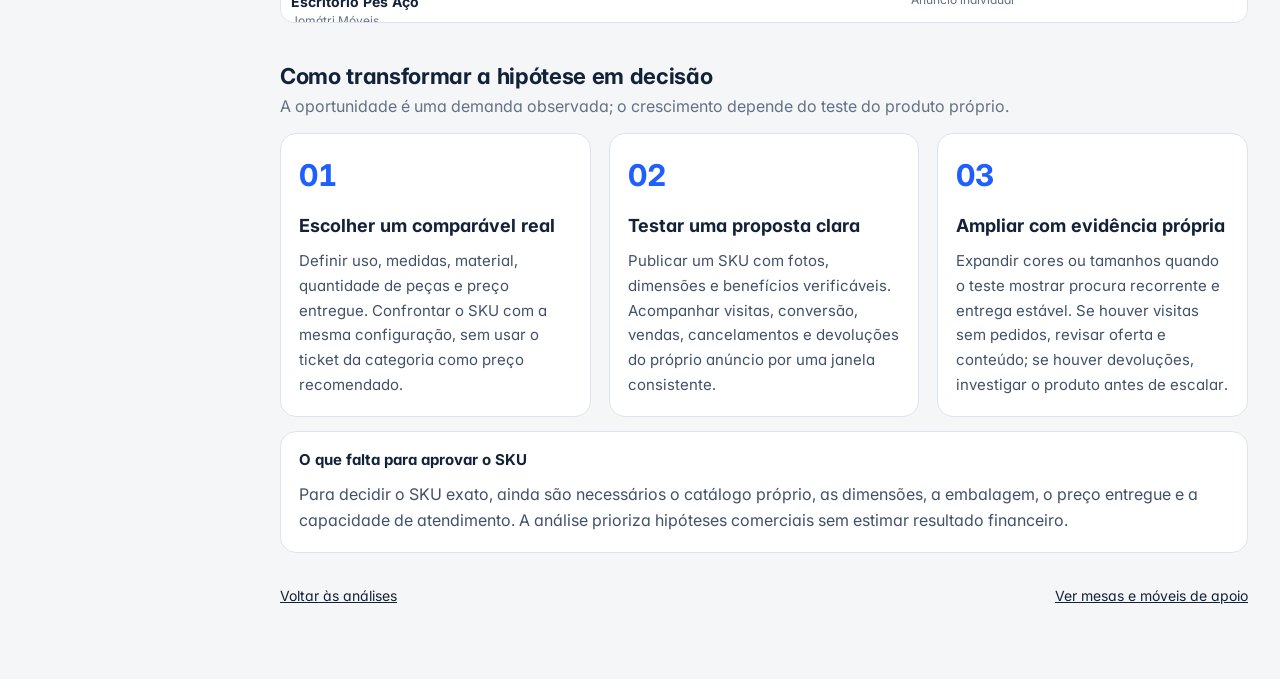
<file: escrivaninhas.html>
<!doctype html>
<html lang="pt-BR">
<head>
<meta charset="utf-8">
<meta name="viewport" content="width=device-width,initial-scale=1">
<title>Escrivaninhas · Decisão de produto | Market Review</title>
<meta name="description" content="Análises de mercado interativas de categorias do Mercado Livre.">
<link rel="icon" href="data:image/svg+xml,%3Csvg xmlns=%27http://www.w3.org/2000/svg%27 viewBox=%270 0 32 32%27%3E%3Crect width=%2732%27 height=%2732%27 rx=%277%27 fill=%27%230f1c2e%27/%3E%3Cpath d=%27M7 22l6-7 5 4 7-9%27 fill=%27none%27 stroke=%27%236f9bff%27 stroke-width=%273%27 stroke-linecap=%27round%27 stroke-linejoin=%27round%27/%3E%3C/svg%3E">
<link rel="preconnect" href="https://fonts.googleapis.com">
<link rel="preconnect" href="https://fonts.gstatic.com" crossorigin>
<link href="https://fonts.googleapis.com/css2?family=Inter:wght@400;500;600;700;800&display=swap" rel="stylesheet">
<link rel="stylesheet" href="assets/css/style.css">
<link rel="stylesheet" href="assets/css/decisoes.css">
</head>
<body data-decisao="escrivaninhas">
<div id="app"><noscript>Esta análise precisa de JavaScript para ser exibida.</noscript></div>
<script src="assets/js/data-decisoes.js"></script>
<script src="assets/js/decisoes.js"></script>
</body>
</html>
</file>
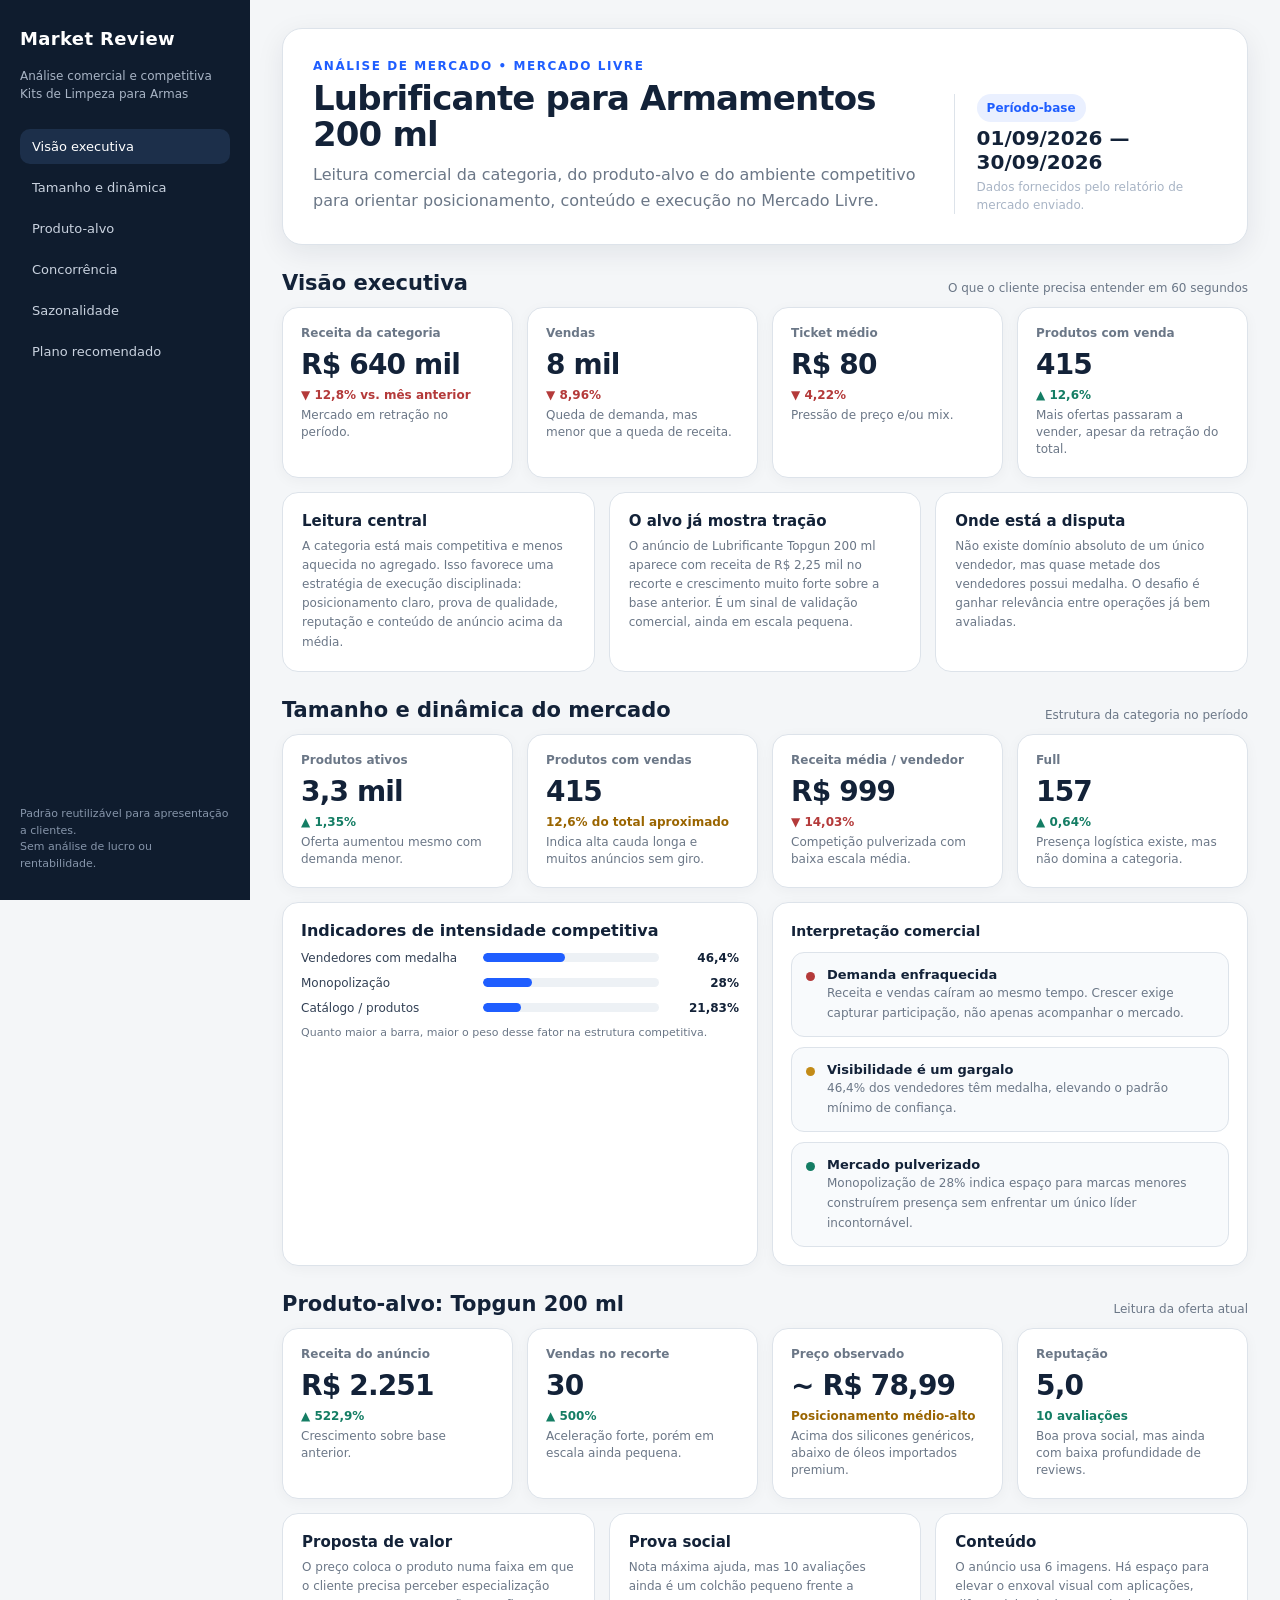
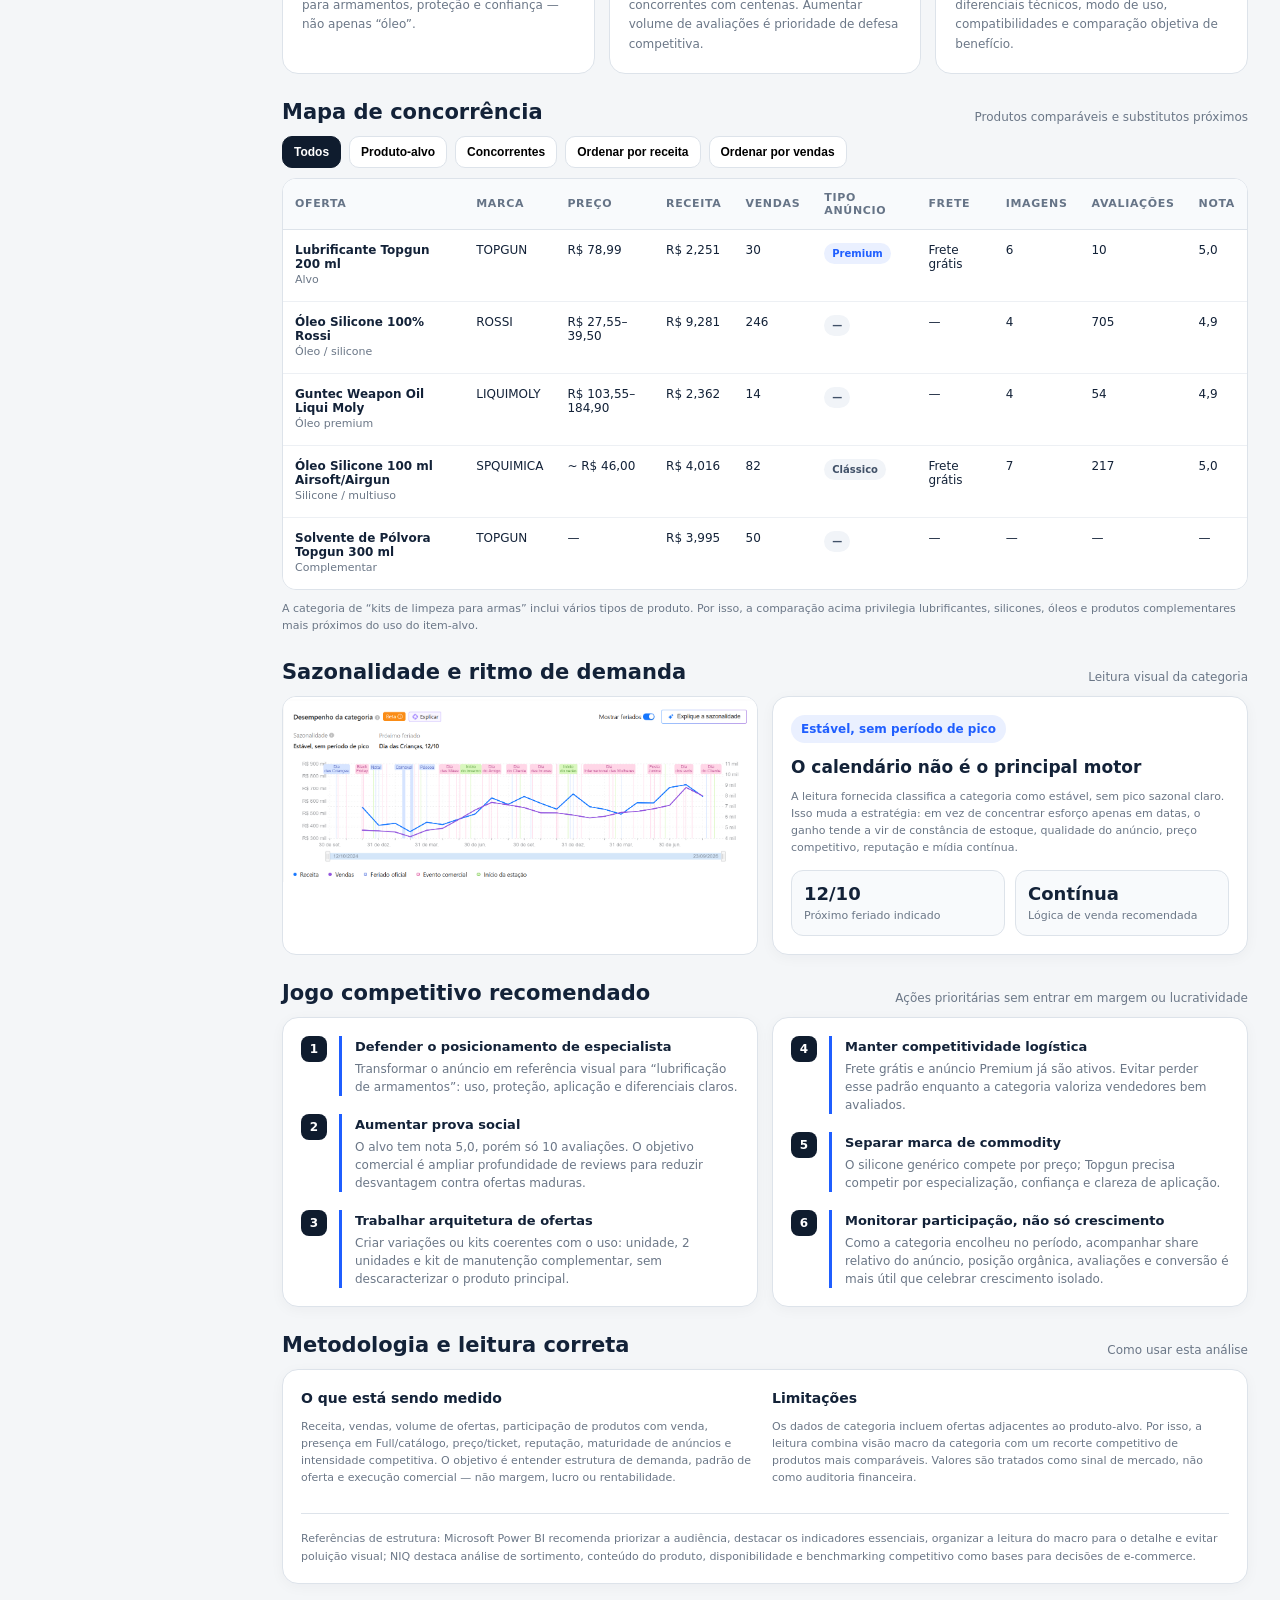
<file: lubrificante_armamentos_200ml.html>
<!doctype html><html lang="pt-BR"><head><meta charset="utf-8"><meta name="viewport" content="width=device-width,initial-scale=1"><title>Lubrificante para Armamentos 200 ml — Análise de Mercado</title><style>
:root{--bg:#f4f6f8;--paper:#ffffff;--ink:#132238;--muted:#6b7787;--line:#dde3ea;--blue:#1f5eff;--blue2:#eaf0ff;--green:#147d64;--greenbg:#e9f7f2;--amber:#9a6500;--amberbg:#fff6df;--red:#b43a3a;--redbg:#fff0f0;--purple:#6d48c5;--shadow:0 8px 28px rgba(14,30,55,.08);}
*{box-sizing:border-box}html{scroll-behavior:smooth}body{margin:0;font-family:Inter,ui-sans-serif,system-ui,-apple-system,BlinkMacSystemFont,"Segoe UI",sans-serif;background:var(--bg);color:var(--ink)}
a{color:inherit;text-decoration:none}.shell{display:grid;grid-template-columns:250px minmax(0,1fr);min-height:100vh}.side{position:sticky;top:0;height:100vh;background:#0f1c2e;color:#fff;padding:28px 20px;display:flex;flex-direction:column;gap:18px}.brand{font-weight:800;letter-spacing:.02em;font-size:18px}.meta{font-size:12px;color:#a8b4c5;line-height:1.5}.nav{display:flex;flex-direction:column;gap:6px;margin-top:8px}.nav a{padding:10px 12px;border-radius:10px;color:#c9d2df;font-size:13px}.nav a:hover,.nav a.active{background:#1c2f4a;color:#fff}.side .foot{margin-top:auto;font-size:11px;color:#8695aa;line-height:1.5}.main{padding:28px 32px 60px;max-width:1480px;width:100%;margin:0 auto}.hero{background:var(--paper);border:1px solid var(--line);border-radius:20px;padding:30px;box-shadow:var(--shadow);display:grid;grid-template-columns:1.4fr .6fr;gap:26px;align-items:end}.kicker{font-size:12px;font-weight:800;text-transform:uppercase;letter-spacing:.13em;color:var(--blue)}h1{font-size:34px;line-height:1.05;margin:8px 0 10px;letter-spacing:-.025em}.hero p{color:var(--muted);max-width:780px;margin:0;line-height:1.6}.period{border-left:1px solid var(--line);padding-left:22px}.period b{font-size:20px;display:block;margin:4px 0}.pill{display:inline-flex;align-items:center;gap:7px;border-radius:999px;padding:7px 10px;font-size:12px;font-weight:700;background:var(--blue2);color:var(--blue)}.section{margin-top:26px}.section-head{display:flex;justify-content:space-between;align-items:end;margin:0 0 12px}.section-head h2{font-size:21px;margin:0}.section-head p{font-size:12px;color:var(--muted);margin:0}.grid{display:grid;gap:14px}.g4{grid-template-columns:repeat(4,minmax(0,1fr))}.g3{grid-template-columns:repeat(3,minmax(0,1fr))}.g2{grid-template-columns:repeat(2,minmax(0,1fr))}.card{background:var(--paper);border:1px solid var(--line);border-radius:16px;padding:18px;box-shadow:0 3px 14px rgba(14,30,55,.04)}.metric .label{font-size:12px;color:var(--muted);font-weight:700}.metric .value{font-size:28px;font-weight:850;letter-spacing:-.03em;margin-top:8px}.delta{font-size:12px;font-weight:750;margin-top:7px}.down{color:var(--red)}.up{color:var(--green)}.flat{color:var(--amber)}.sub{font-size:12px;color:var(--muted);margin-top:5px;line-height:1.45}.callout{display:flex;gap:12px;align-items:flex-start;padding:14px;border-radius:13px;background:#f8fafc;border:1px solid var(--line)}.callout strong{display:block;font-size:13px}.callout span{font-size:12px;color:var(--muted);line-height:1.5}.dot{width:9px;height:9px;border-radius:50%;margin-top:5px;flex:0 0 auto}.dot.blue{background:var(--blue)}.dot.green{background:var(--green)}.dot.amber{background:#c38b17}.dot.red{background:var(--red)}.chart-card{padding:18px 18px 8px}.barrow{display:grid;grid-template-columns:170px 1fr 68px;gap:12px;align-items:center;margin:11px 0}.barlabel{font-size:12px;color:#334155;white-space:nowrap;overflow:hidden;text-overflow:ellipsis}.bar{height:9px;background:#edf1f5;border-radius:999px;overflow:hidden}.fill{height:100%;background:var(--blue);border-radius:999px}.barvalue{font-size:12px;font-weight:800;text-align:right}.legend{font-size:11px;color:var(--muted);margin-top:6px}.table-wrap{overflow:auto;border:1px solid var(--line);border-radius:14px}.table{width:100%;border-collapse:collapse;min-width:920px;background:#fff}.table th{font-size:11px;text-transform:uppercase;letter-spacing:.06em;color:#667487;text-align:left;padding:12px;border-bottom:1px solid var(--line);background:#f8fafc;position:sticky;top:0}.table td{font-size:12px;padding:13px 12px;border-bottom:1px solid #edf0f4;vertical-align:top}.table tr:last-child td{border-bottom:none}.tag{display:inline-flex;padding:5px 8px;border-radius:999px;background:#f1f4f8;color:#415168;font-weight:700;font-size:10px;white-space:nowrap}.tag.blue{background:var(--blue2);color:var(--blue)}.tag.green{background:var(--greenbg);color:var(--green)}.tag.amber{background:var(--amberbg);color:var(--amber)}.tag.red{background:var(--redbg);color:var(--red)}.insight{padding:19px;border-radius:16px;border:1px solid var(--line);background:#fff}.insight h3{font-size:15px;margin:0 0 7px}.insight p{font-size:12px;color:var(--muted);line-height:1.6;margin:0}.rank{display:flex;align-items:flex-start;gap:12px}.rank .n{width:26px;height:26px;border-radius:8px;background:#0f1c2e;color:#fff;display:grid;place-items:center;font-size:12px;font-weight:800;flex:0 0 auto}.action{border-left:3px solid var(--blue);padding-left:13px}.action strong{font-size:13px}.action p{font-size:12px;color:var(--muted);line-height:1.5;margin:5px 0 0}.imgbox{border-radius:14px;overflow:hidden;border:1px solid var(--line);background:#fff}.imgbox img{width:100%;display:block}.controls{display:flex;gap:8px;flex-wrap:wrap}.btn{border:1px solid var(--line);background:#fff;padding:8px 11px;border-radius:10px;font-size:12px;font-weight:750;cursor:pointer}.btn.active{background:#0f1c2e;color:#fff;border-color:#0f1c2e}.hidden{display:none!important}.note{font-size:11px;color:var(--muted);line-height:1.55}.source-list{font-size:11px;color:var(--muted);line-height:1.7;padding-left:18px}.score{height:12px;border-radius:999px;background:#edf1f5;overflow:hidden}.score span{display:block;height:100%;background:var(--green)}.mini-grid{display:grid;grid-template-columns:1fr 1fr;gap:10px}.mini{padding:12px;border-radius:12px;background:#f8fafc;border:1px solid var(--line)}.mini b{display:block;font-size:18px}.mini span{font-size:11px;color:var(--muted)}
@media(max-width:1000px){.shell{grid-template-columns:1fr}.side{position:relative;height:auto;display:block}.nav{flex-direction:row;overflow:auto}.main{padding:20px}.hero{grid-template-columns:1fr}.period{border-left:0;border-top:1px solid var(--line);padding:18px 0 0}.g4{grid-template-columns:repeat(2,1fr)}.g3,.g2{grid-template-columns:1fr}.barrow{grid-template-columns:120px 1fr 58px}}
@media(max-width:620px){.g4{grid-template-columns:1fr}.hero{padding:22px}h1{font-size:28px}.main{padding:14px}.side{padding:18px}.section-head{align-items:flex-start;gap:5px;flex-direction:column}}
</style></head><body><div class="shell"><aside class="side"><div class="brand">Market Review</div><div class="meta">Análise comercial e competitiva<br>Kits de Limpeza para Armas</div><nav class="nav"><a href="#visao">Visão executiva</a><a href="#mercado">Tamanho e dinâmica</a><a href="#produto">Produto-alvo</a><a href="#concorrencia">Concorrência</a><a href="#sazonalidade">Sazonalidade</a><a href="#estrategia">Plano recomendado</a></nav><div class="foot">Padrão reutilizável para apresentação a clientes.<br>Sem análise de lucro ou rentabilidade.</div></aside><main class="main"><div class="hero"><div><div class="kicker">Análise de mercado • Mercado Livre</div><h1>Lubrificante para Armamentos 200 ml</h1><p>Leitura comercial da categoria, do produto-alvo e do ambiente competitivo para orientar posicionamento, conteúdo e execução no Mercado Livre.</p></div><div class="period"><span class="pill">Período-base</span><b>01/09/2026 — 30/09/2026</b><div class="meta">Dados fornecidos pelo relatório de mercado enviado.</div></div></div><section class="section" id="visao"><div class="section-head"><h2>Visão executiva</h2><p>O que o cliente precisa entender em 60 segundos</p></div><div class="grid g4"><div class="card metric"><div class="label">Receita da categoria</div><div class="value">R$ 640 mil</div><div class="delta down">▼ 12,8% vs. mês anterior</div><div class="sub">Mercado em retração no período.</div></div><div class="card metric"><div class="label">Vendas</div><div class="value">8 mil</div><div class="delta down">▼ 8,96%</div><div class="sub">Queda de demanda, mas menor que a queda de receita.</div></div><div class="card metric"><div class="label">Ticket médio</div><div class="value">R$ 80</div><div class="delta down">▼ 4,22%</div><div class="sub">Pressão de preço e/ou mix.</div></div><div class="card metric"><div class="label">Produtos com venda</div><div class="value">415</div><div class="delta up">▲ 12,6%</div><div class="sub">Mais ofertas passaram a vender, apesar da retração do total.</div></div></div><div class="grid g3" style="margin-top:14px"><div class="insight"><h3>Leitura central</h3><p>A categoria está mais competitiva e menos aquecida no agregado. Isso favorece uma estratégia de execução disciplinada: posicionamento claro, prova de qualidade, reputação e conteúdo de anúncio acima da média.</p></div><div class="insight"><h3>O alvo já mostra tração</h3><p>O anúncio de Lubrificante Topgun 200 ml aparece com receita de R$ 2,25 mil no recorte e crescimento muito forte sobre a base anterior. É um sinal de validação comercial, ainda em escala pequena.</p></div><div class="insight"><h3>Onde está a disputa</h3><p>Não existe domínio absoluto de um único vendedor, mas quase metade dos vendedores possui medalha. O desafio é ganhar relevância entre operações já bem avaliadas.</p></div></div></section><section class="section" id="mercado"><div class="section-head"><h2>Tamanho e dinâmica do mercado</h2><p>Estrutura da categoria no período</p></div><div class="grid g4"><div class="card metric"><div class="label">Produtos ativos</div><div class="value">3,3 mil</div><div class="delta up">▲ 1,35%</div><div class="sub">Oferta aumentou mesmo com demanda menor.</div></div><div class="card metric"><div class="label">Produtos com vendas</div><div class="value">415</div><div class="delta flat">12,6% do total aproximado</div><div class="sub">Indica alta cauda longa e muitos anúncios sem giro.</div></div><div class="card metric"><div class="label">Receita média / vendedor</div><div class="value">R$ 999</div><div class="delta down">▼ 14,03%</div><div class="sub">Competição pulverizada com baixa escala média.</div></div><div class="card metric"><div class="label">Full</div><div class="value">157</div><div class="delta up">▲ 0,64%</div><div class="sub">Presença logística existe, mas não domina a categoria.</div></div></div><div class="grid g2" style="margin-top:14px"><div class="card chart-card"><b>Indicadores de intensidade competitiva</b><div class="barrow"><div class="barlabel" title="Vendedores com medalha">Vendedores com medalha</div><div class="bar"><div class="fill" style="width:46.4%"></div></div><div class="barvalue">46,4%</div></div><div class="barrow"><div class="barlabel" title="Monopolização">Monopolização</div><div class="bar"><div class="fill" style="width:28.0%"></div></div><div class="barvalue">28%</div></div><div class="barrow"><div class="barlabel" title="Catálogo / produtos">Catálogo / produtos</div><div class="bar"><div class="fill" style="width:21.8%"></div></div><div class="barvalue">21,83%</div></div><div class="legend">Quanto maior a barra, maior o peso desse fator na estrutura competitiva.</div></div><div class="card"><b style="font-size:14px">Interpretação comercial</b><div style="margin-top:12px;display:grid;gap:10px"><div class="callout"><span class="dot red"></span><div><strong>Demanda enfraquecida</strong><span>Receita e vendas caíram ao mesmo tempo. Crescer exige capturar participação, não apenas acompanhar o mercado.</span></div></div><div class="callout"><span class="dot amber"></span><div><strong>Visibilidade é um gargalo</strong><span>46,4% dos vendedores têm medalha, elevando o padrão mínimo de confiança.</span></div></div><div class="callout"><span class="dot green"></span><div><strong>Mercado pulverizado</strong><span>Monopolização de 28% indica espaço para marcas menores construírem presença sem enfrentar um único líder incontornável.</span></div></div></div></div></div></section><section class="section" id="produto"><div class="section-head"><h2>Produto-alvo: Topgun 200 ml</h2><p>Leitura da oferta atual</p></div><div class="grid g4"><div class="card metric"><div class="label">Receita do anúncio</div><div class="value">R$ 2.251</div><div class="delta up">▲ 522,9%</div><div class="sub">Crescimento sobre base anterior.</div></div><div class="card metric"><div class="label">Vendas no recorte</div><div class="value">30</div><div class="delta up">▲ 500%</div><div class="sub">Aceleração forte, porém em escala ainda pequena.</div></div><div class="card metric"><div class="label">Preço observado</div><div class="value">~ R$ 78,99</div><div class="delta flat">Posicionamento médio-alto</div><div class="sub">Acima dos silicones genéricos, abaixo de óleos importados premium.</div></div><div class="card metric"><div class="label">Reputação</div><div class="value">5,0</div><div class="delta up">10 avaliações</div><div class="sub">Boa prova social, mas ainda com baixa profundidade de reviews.</div></div></div><div class="grid g3" style="margin-top:14px"><div class="insight"><h3>Proposta de valor</h3><p>O preço coloca o produto numa faixa em que o cliente precisa perceber especialização para armamentos, proteção e confiança — não apenas “óleo”.</p></div><div class="insight"><h3>Prova social</h3><p>Nota máxima ajuda, mas 10 avaliações ainda é um colchão pequeno frente a concorrentes com centenas. Aumentar volume de avaliações é prioridade de defesa competitiva.</p></div><div class="insight"><h3>Conteúdo</h3><p>O anúncio usa 6 imagens. Há espaço para elevar o enxoval visual com aplicações, diferenciais técnicos, modo de uso, compatibilidades e comparação objetiva de benefício.</p></div></div></section><section class="section" id="concorrencia"><div class="section-head"><h2>Mapa de concorrência</h2><p>Produtos comparáveis e substitutos próximos</p></div><div class="controls" style="margin-bottom:10px"><button class="btn active" data-filter-group="lubcomp" data-value="all" onclick="setFilter('lubcomp','all')">Todos</button><button class="btn" data-filter-group="lubcomp" data-value="alvo" onclick="setFilter('lubcomp','alvo')">Produto-alvo</button><button class="btn" data-filter-group="lubcomp" data-value="comp" onclick="setFilter('lubcomp','comp')">Concorrentes</button><button class="btn" onclick="sortTable('lubtable',3,true)">Ordenar por receita</button><button class="btn" onclick="sortTable('lubtable',4,true)">Ordenar por vendas</button></div><div class="table-wrap"><table class="table" id="lubtable"><thead><tr><th>Oferta</th><th>Marca</th><th>Preço</th><th>Receita</th><th>Vendas</th><th>Tipo anúncio</th><th>Frete</th><th>Imagens</th><th>Avaliações</th><th>Nota</th></tr></thead><tbody><tr data-group="lubcomp" data-kind="alvo"><td><b>Lubrificante Topgun 200 ml</b><div class="note">Alvo</div></td><td>TOPGUN</td><td>R$ 78,99</td><td data-sort="2251">R$ 2,251</td><td data-sort="30">30</td><td><span class="tag blue">Premium</span></td><td>Frete grátis</td><td>6</td><td>10</td><td>5,0</td></tr><tr data-group="lubcomp" data-kind="comp"><td><b>Óleo Silicone 100% Rossi</b><div class="note">Óleo / silicone</div></td><td>ROSSI</td><td>R$ 27,55–39,50</td><td data-sort="9281">R$ 9,281</td><td data-sort="246">246</td><td><span class="tag ">—</span></td><td>—</td><td>4</td><td>705</td><td>4,9</td></tr><tr data-group="lubcomp" data-kind="comp"><td><b>Guntec Weapon Oil Liqui Moly</b><div class="note">Óleo premium</div></td><td>LIQUIMOLY</td><td>R$ 103,55–184,90</td><td data-sort="2362">R$ 2,362</td><td data-sort="14">14</td><td><span class="tag ">—</span></td><td>—</td><td>4</td><td>54</td><td>4,9</td></tr><tr data-group="lubcomp" data-kind="comp"><td><b>Óleo Silicone 100 ml Airsoft/Airgun</b><div class="note">Silicone / multiuso</div></td><td>SPQUIMICA</td><td>~ R$ 46,00</td><td data-sort="4016">R$ 4,016</td><td data-sort="82">82</td><td><span class="tag ">Clássico</span></td><td>Frete grátis</td><td>7</td><td>217</td><td>5,0</td></tr><tr data-group="lubcomp" data-kind="comp"><td><b>Solvente de Pólvora Topgun 300 ml</b><div class="note">Complementar</div></td><td>TOPGUN</td><td>—</td><td data-sort="3995">R$ 3,995</td><td data-sort="50">50</td><td><span class="tag ">—</span></td><td>—</td><td>—</td><td>—</td><td>—</td></tr></tbody></table></div><p class="note" style="margin-top:10px">A categoria de “kits de limpeza para armas” inclui vários tipos de produto. Por isso, a comparação acima privilegia lubrificantes, silicones, óleos e produtos complementares mais próximos do uso do item-alvo.</p></section><section class="section" id="sazonalidade"><div class="section-head"><h2>Sazonalidade e ritmo de demanda</h2><p>Leitura visual da categoria</p></div><div class="grid g2"><div class="imgbox"><img src="[data-uri]" alt="Sazonalidade da categoria"></div><div class="card"><span class="pill">Estável, sem período de pico</span><h3 style="font-size:17px;margin:14px 0 8px">O calendário não é o principal motor</h3><p class="note">A leitura fornecida classifica a categoria como estável, sem pico sazonal claro. Isso muda a estratégia: em vez de concentrar esforço apenas em datas, o ganho tende a vir de constância de estoque, qualidade do anúncio, preço competitivo, reputação e mídia contínua.</p><div class="mini-grid" style="margin-top:14px"><div class="mini"><b>12/10</b><span>Próximo feriado indicado</span></div><div class="mini"><b>Contínua</b><span>Lógica de venda recomendada</span></div></div></div></div></section><section class="section" id="estrategia"><div class="section-head"><h2>Jogo competitivo recomendado</h2><p>Ações prioritárias sem entrar em margem ou lucratividade</p></div><div class="grid g2"><div class="card"><div class="rank"><div class="n">1</div><div class="action"><strong>Defender o posicionamento de especialista</strong><p>Transformar o anúncio em referência visual para “lubrificação de armamentos”: uso, proteção, aplicação e diferenciais claros.</p></div></div><div class="rank" style="margin-top:18px"><div class="n">2</div><div class="action"><strong>Aumentar prova social</strong><p>O alvo tem nota 5,0, porém só 10 avaliações. O objetivo comercial é ampliar profundidade de reviews para reduzir desvantagem contra ofertas maduras.</p></div></div><div class="rank" style="margin-top:18px"><div class="n">3</div><div class="action"><strong>Trabalhar arquitetura de ofertas</strong><p>Criar variações ou kits coerentes com o uso: unidade, 2 unidades e kit de manutenção complementar, sem descaracterizar o produto principal.</p></div></div></div><div class="card"><div class="rank"><div class="n">4</div><div class="action"><strong>Manter competitividade logística</strong><p>Frete grátis e anúncio Premium já são ativos. Evitar perder esse padrão enquanto a categoria valoriza vendedores bem avaliados.</p></div></div><div class="rank" style="margin-top:18px"><div class="n">5</div><div class="action"><strong>Separar marca de commodity</strong><p>O silicone genérico compete por preço; Topgun precisa competir por especialização, confiança e clareza de aplicação.</p></div></div><div class="rank" style="margin-top:18px"><div class="n">6</div><div class="action"><strong>Monitorar participação, não só crescimento</strong><p>Como a categoria encolheu no período, acompanhar share relativo do anúncio, posição orgânica, avaliações e conversão é mais útil que celebrar crescimento isolado.</p></div></div></div></div></section><section class="section" id="metodologia"><div class="section-head"><h2>Metodologia e leitura correta</h2><p>Como usar esta análise</p></div><div class="card"><div class="grid g2"><div><b style="font-size:14px">O que está sendo medido</b><p class="note">Receita, vendas, volume de ofertas, participação de produtos com venda, presença em Full/catálogo, preço/ticket, reputação, maturidade de anúncios e intensidade competitiva. O objetivo é entender estrutura de demanda, padrão de oferta e execução comercial — não margem, lucro ou rentabilidade.</p></div><div><b style="font-size:14px">Limitações</b><p class="note">Os dados de categoria incluem ofertas adjacentes ao produto-alvo. Por isso, a leitura combina visão macro da categoria com um recorte competitivo de produtos mais comparáveis. Valores são tratados como sinal de mercado, não como auditoria financeira.</p></div></div><hr style="border:0;border-top:1px solid var(--line);margin:16px 0"><div class="note">Referências de estrutura: Microsoft Power BI recomenda priorizar a audiência, destacar os indicadores essenciais, organizar a leitura do macro para o detalhe e evitar poluição visual; NIQ destaca análise de sortimento, conteúdo do produto, disponibilidade e benchmarking competitivo como bases para decisões de e-commerce.</div></div></section><script>
function setFilter(group, value){
  document.querySelectorAll(`[data-group="${group}"]`).forEach(el=>el.classList.toggle('hidden', value!=='all' && el.dataset.kind!==value));
  document.querySelectorAll(`[data-filter-group="${group}"]`).forEach(btn=>btn.classList.toggle('active', btn.dataset.value===value));
}
function sortTable(tableId, col, numeric=false){
  const tbody=document.querySelector(`#${tableId} tbody`); const rows=[...tbody.querySelectorAll('tr')];
  const dir=tbody.dataset.dir==='asc'?'desc':'asc'; tbody.dataset.dir=dir;
  rows.sort((a,b)=>{let av=a.children[col].dataset.sort||a.children[col].innerText;let bv=b.children[col].dataset.sort||b.children[col].innerText;if(numeric){av=parseFloat(av)||0;bv=parseFloat(bv)||0;return dir==='asc'?av-bv:bv-av}return dir==='asc'?av.localeCompare(bv):bv.localeCompare(av)});rows.forEach(r=>tbody.appendChild(r));
}
const navs=[...document.querySelectorAll('.nav a')]; const obs=new IntersectionObserver(entries=>{entries.forEach(e=>{if(e.isIntersecting){navs.forEach(n=>n.classList.toggle('active',n.getAttribute('href')==='#'+e.target.id))}})},{rootMargin:'-25% 0px -65% 0px'}); document.querySelectorAll('section[id]').forEach(s=>obs.observe(s));
</script></main></div></body></html>
</file>
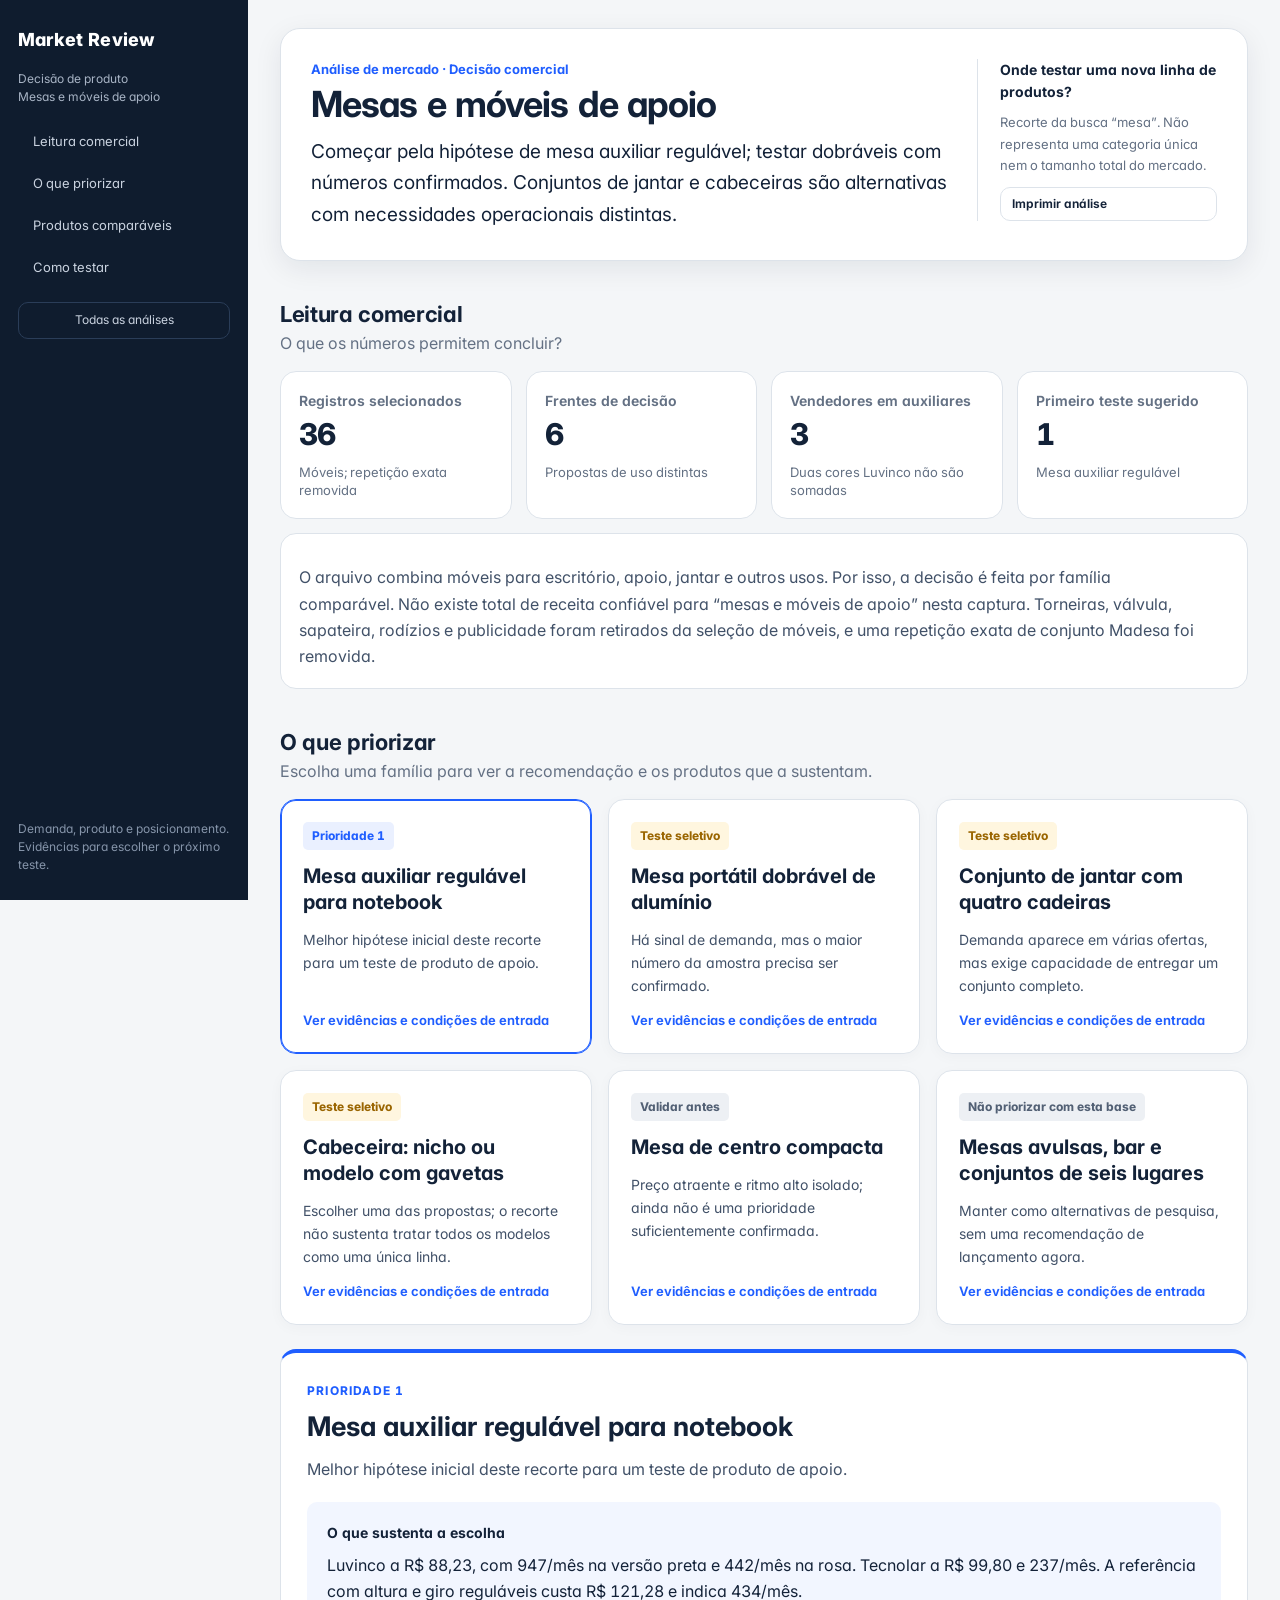
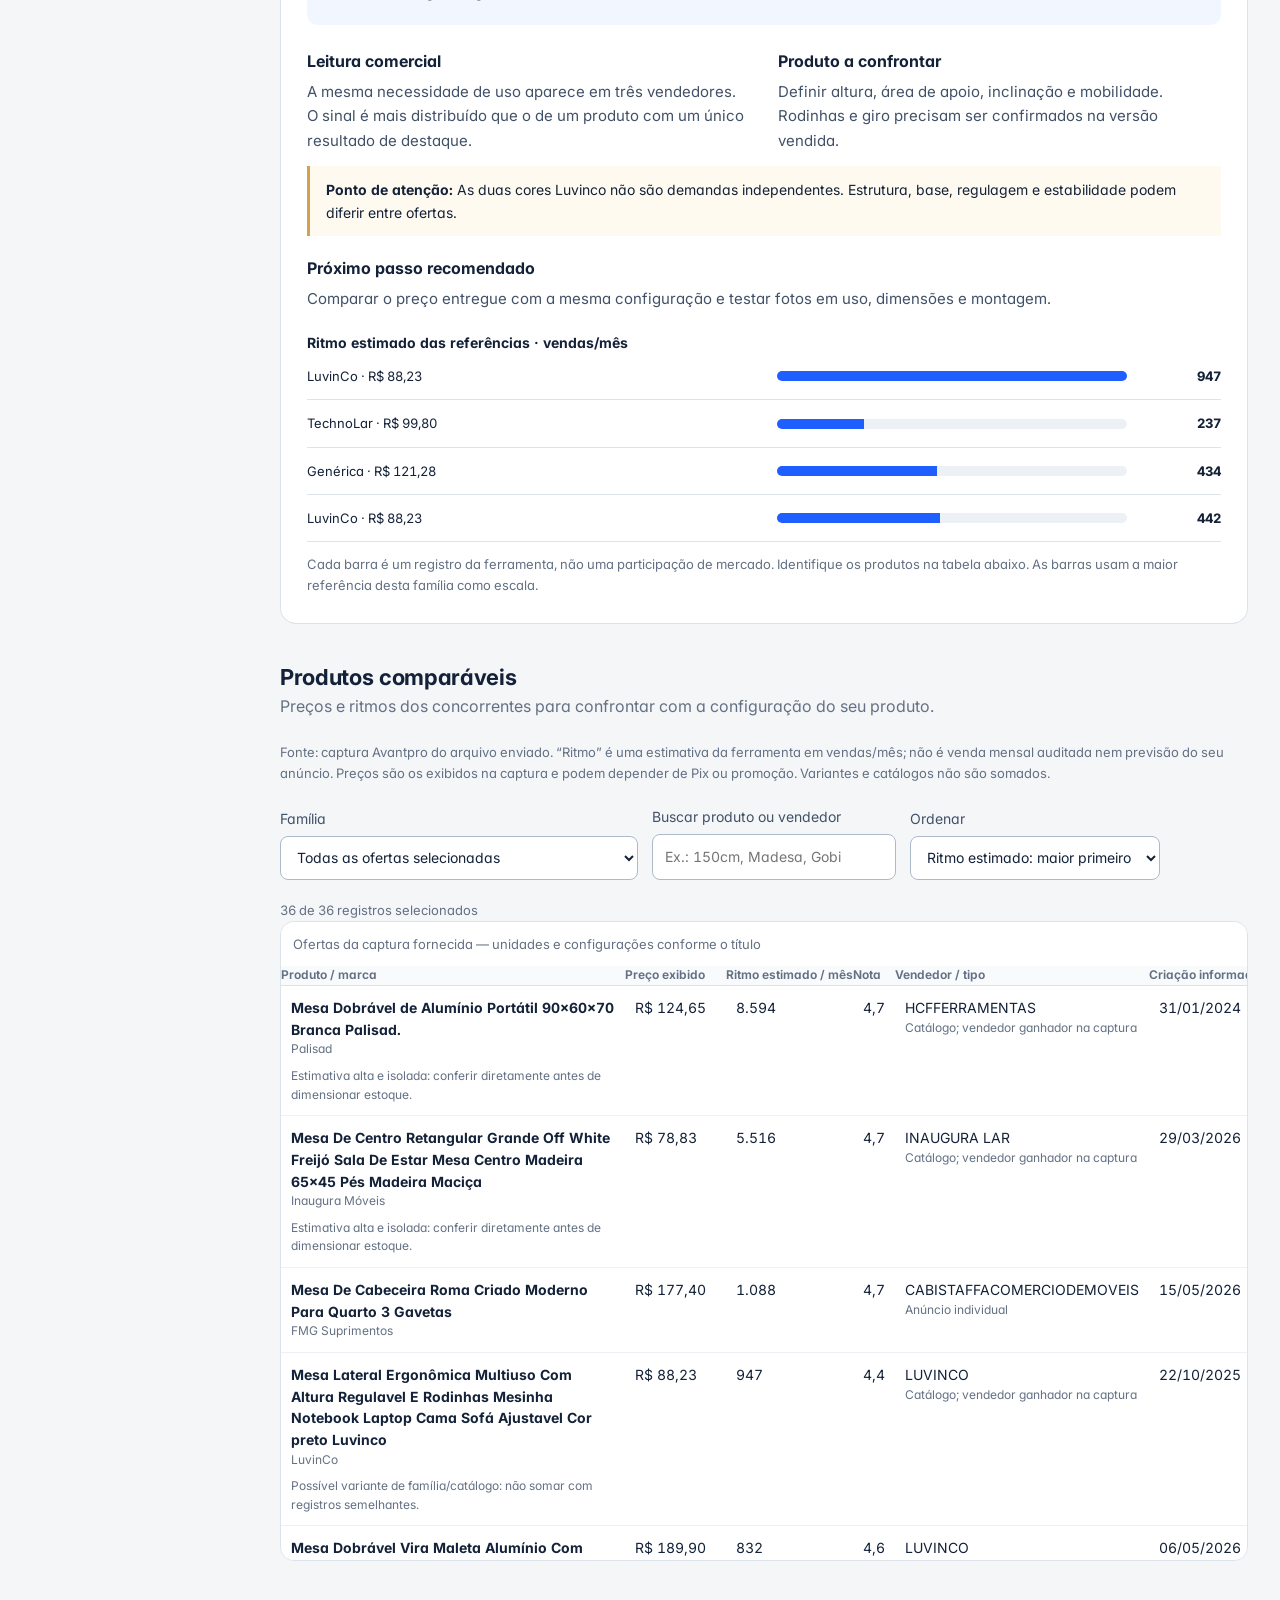
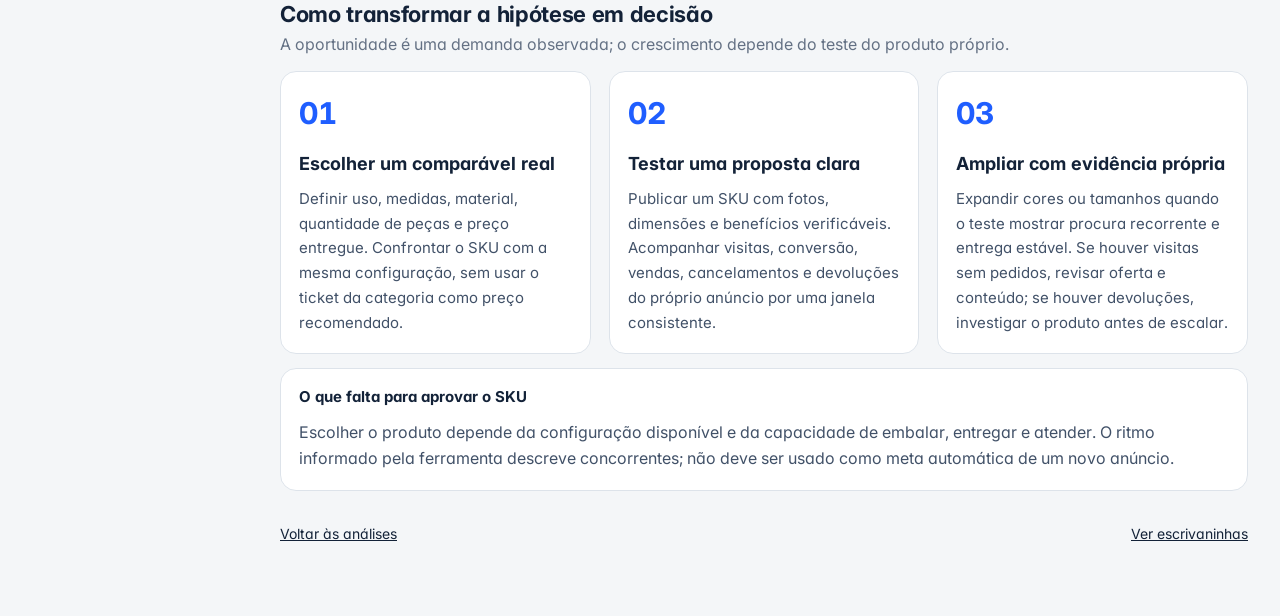
<file: mesas_moveis_apoio.html>
<!doctype html>
<html lang="pt-BR">
<head>
<meta charset="utf-8">
<meta name="viewport" content="width=device-width,initial-scale=1">
<title>Mesas e móveis de apoio · Decisão de produto | Market Review</title>
<meta name="description" content="Análises de mercado interativas de categorias do Mercado Livre.">
<link rel="icon" href="data:image/svg+xml,%3Csvg xmlns=%27http://www.w3.org/2000/svg%27 viewBox=%270 0 32 32%27%3E%3Crect width=%2732%27 height=%2732%27 rx=%277%27 fill=%27%230f1c2e%27/%3E%3Cpath d=%27M7 22l6-7 5 4 7-9%27 fill=%27none%27 stroke=%27%236f9bff%27 stroke-width=%273%27 stroke-linecap=%27round%27 stroke-linejoin=%27round%27/%3E%3C/svg%3E">
<link rel="preconnect" href="https://fonts.googleapis.com">
<link rel="preconnect" href="https://fonts.gstatic.com" crossorigin>
<link href="https://fonts.googleapis.com/css2?family=Inter:wght@400;500;600;700;800&display=swap" rel="stylesheet">
<link rel="stylesheet" href="assets/css/style.css">
<link rel="stylesheet" href="assets/css/decisoes.css">
</head>
<body data-decisao="mesas">
<div id="app"><noscript>Esta análise precisa de JavaScript para ser exibida.</noscript></div>
<script src="assets/js/data-decisoes.js"></script>
<script src="assets/js/decisoes.js"></script>
</body>
</html>
</file>
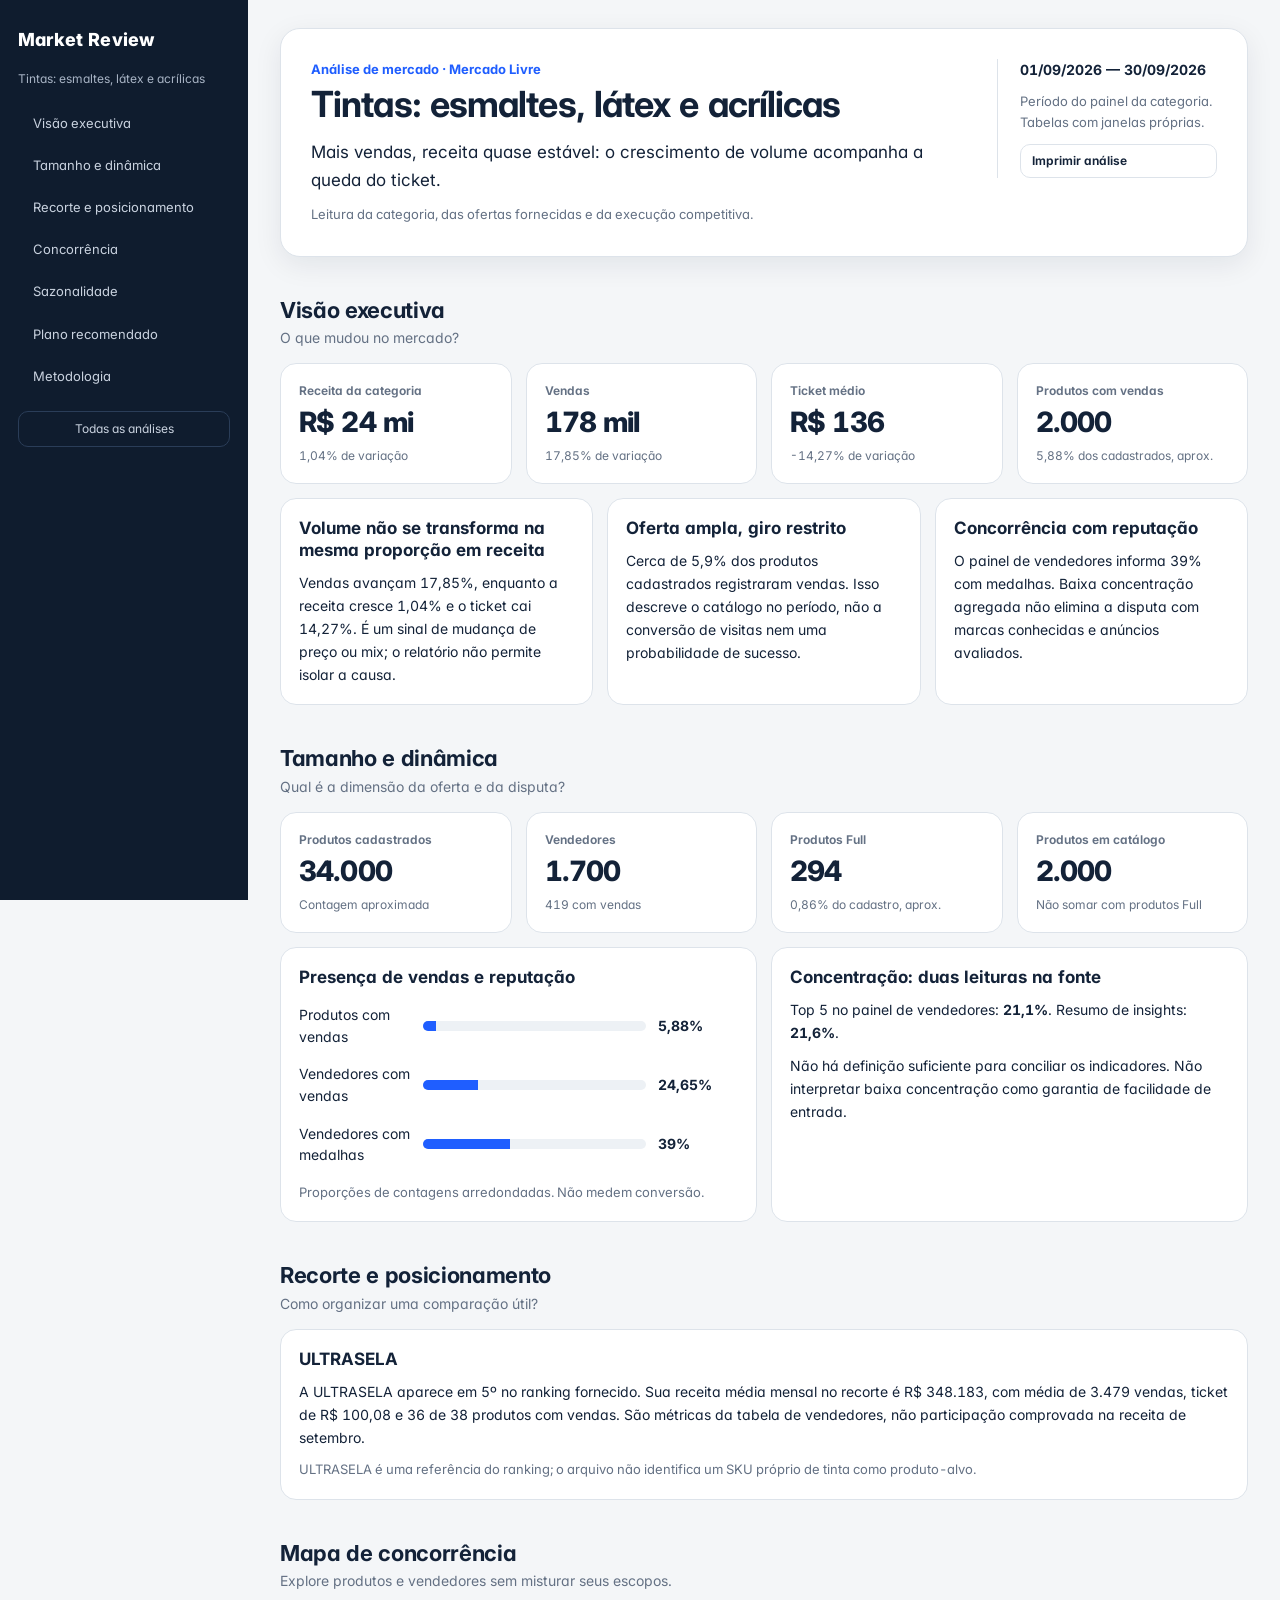
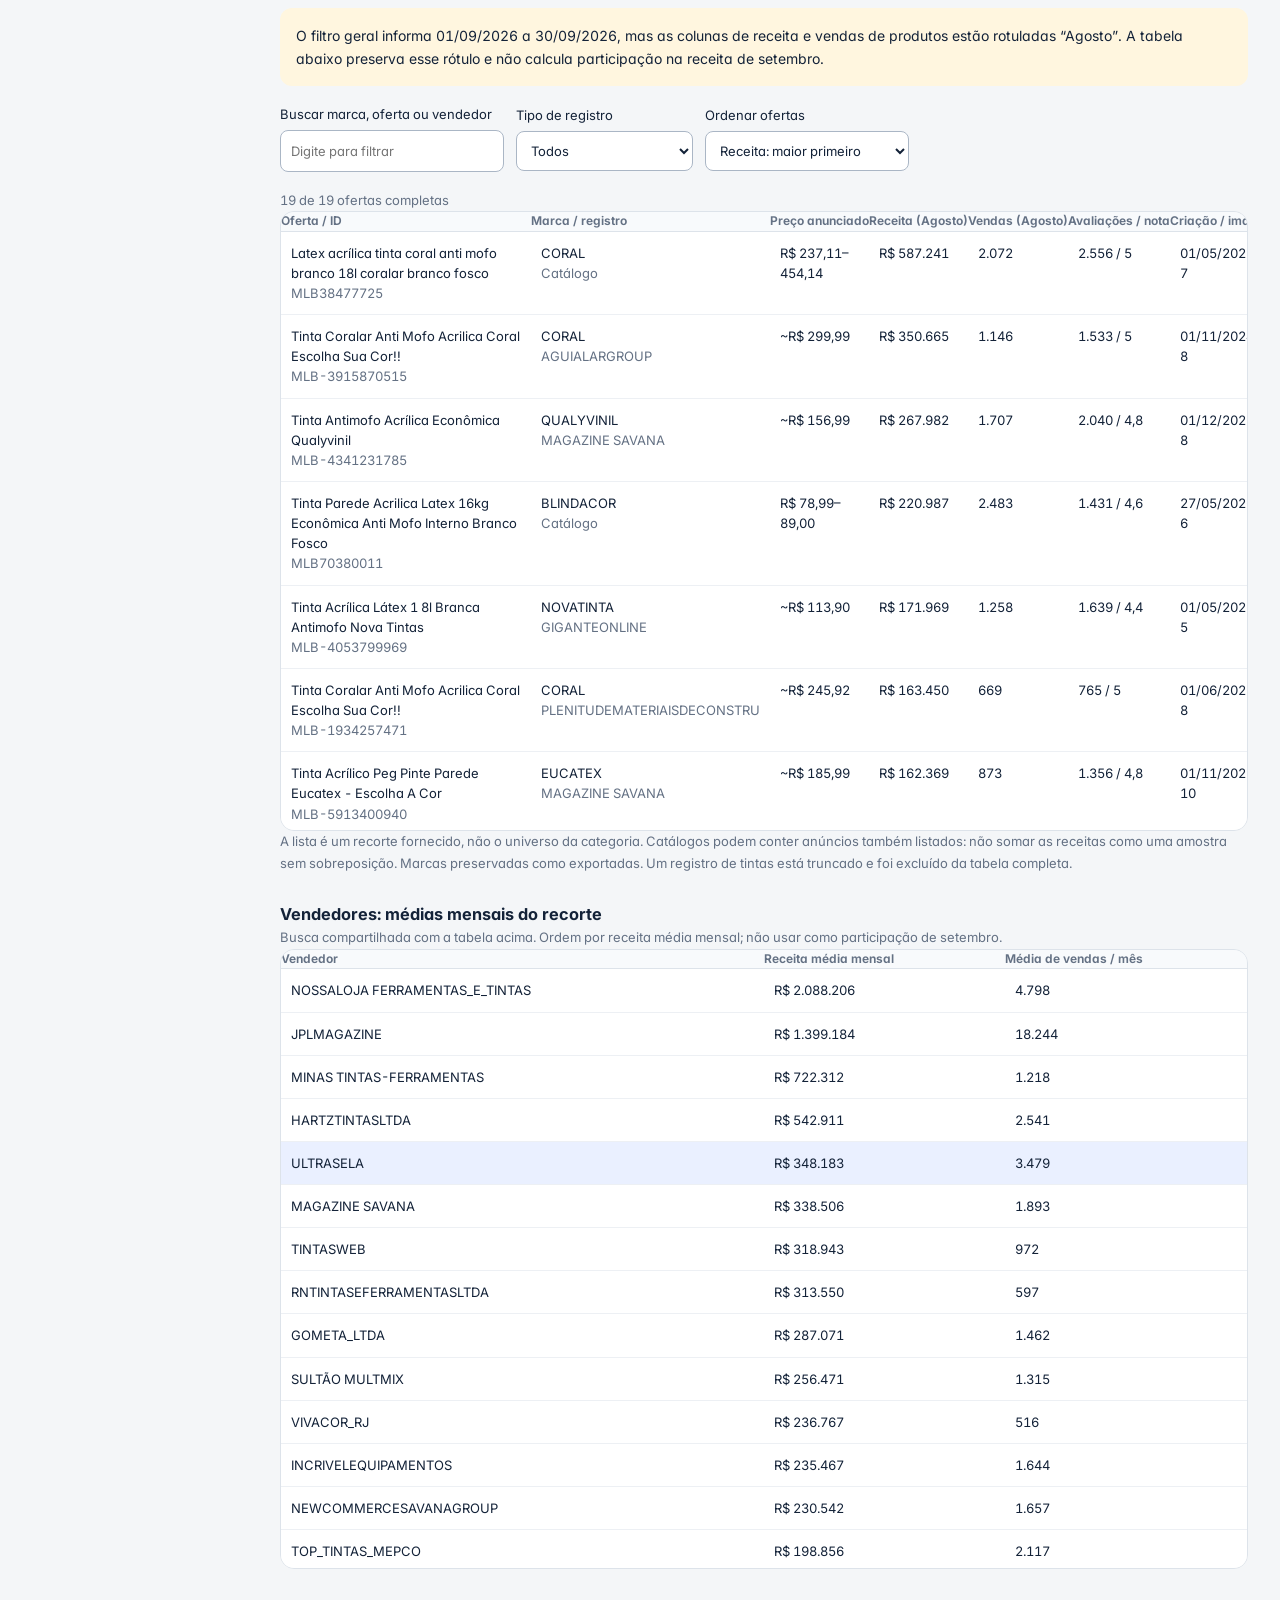
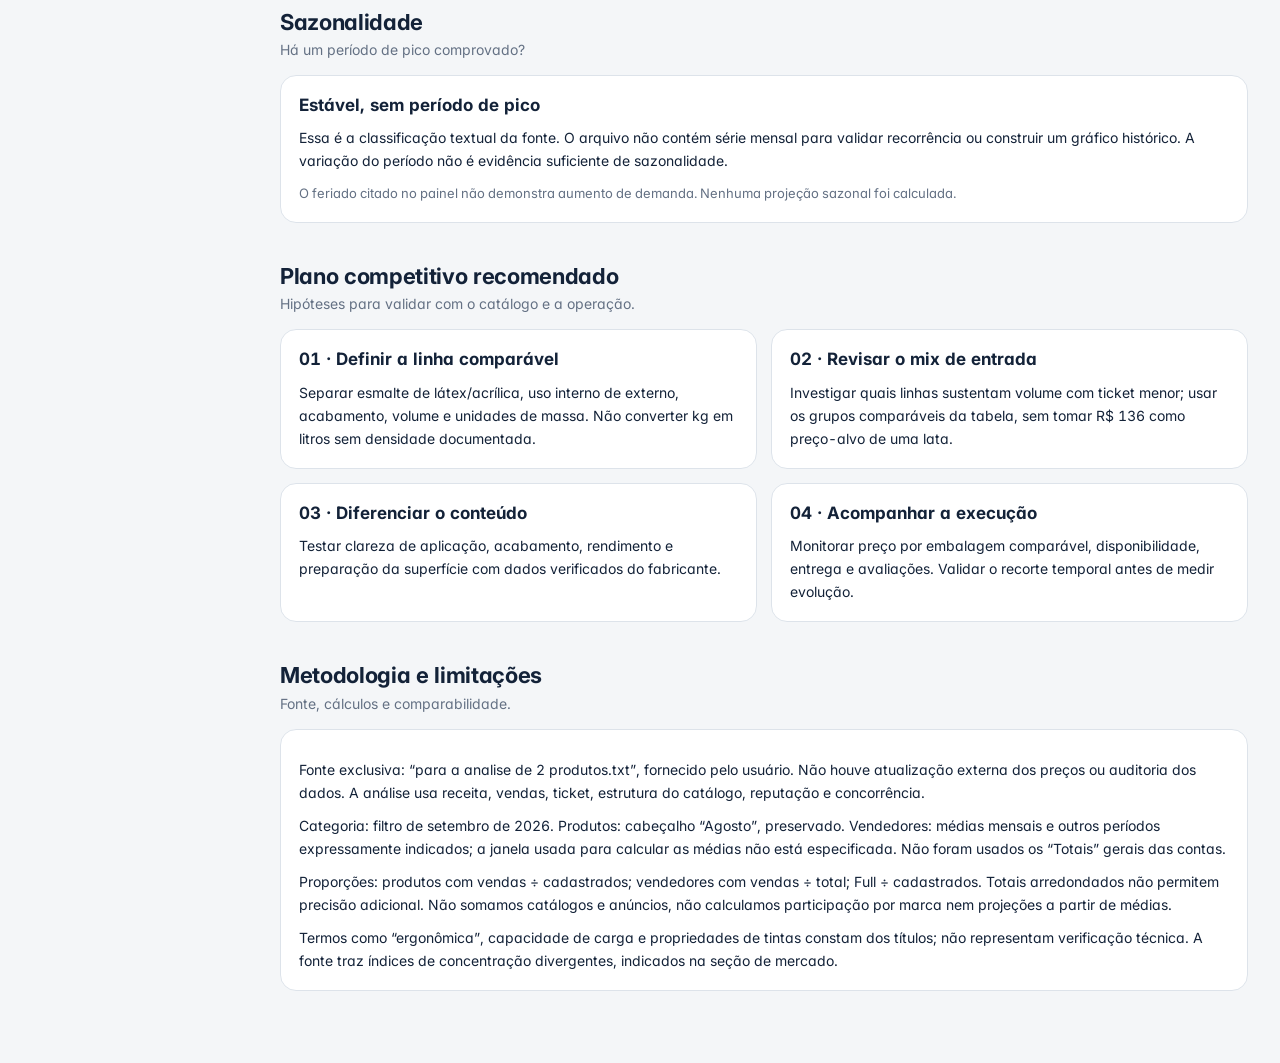
<file: tintas.html>
<!doctype html>
<html lang="pt-BR">
<head>
<meta charset="utf-8">
<meta name="viewport" content="width=device-width,initial-scale=1">
<title>Tintas: esmaltes, látex e acrílicas — Market Review</title>
<meta name="description" content="Análises de mercado interativas de categorias do Mercado Livre.">
<link rel="icon" href="data:image/svg+xml,%3Csvg xmlns=%27http://www.w3.org/2000/svg%27 viewBox=%270 0 32 32%27%3E%3Crect width=%2732%27 height=%2732%27 rx=%277%27 fill=%27%230f1c2e%27/%3E%3Cpath d=%27M7 22l6-7 5 4 7-9%27 fill=%27none%27 stroke=%27%236f9bff%27 stroke-width=%273%27 stroke-linecap=%27round%27 stroke-linejoin=%27round%27/%3E%3C/svg%3E">
<link rel="preconnect" href="https://fonts.googleapis.com">
<link rel="preconnect" href="https://fonts.gstatic.com" crossorigin>
<link href="https://fonts.googleapis.com/css2?family=Inter:wght@400;500;600;700;800&display=swap" rel="stylesheet">
<link rel="stylesheet" href="assets/css/style.css">
</head>
<body data-nova="tintas">
<div id="app"><noscript>Esta análise precisa de JavaScript para ser exibida.</noscript></div>
<script src="assets/js/data-novas.js"></script>
<script src="assets/js/novas.js"></script>
</body>
</html>
</file>
<file: assets/css/style.css>
/* Market Review — sistema visual (ver PADRAO_REUTILIZAVEL.md) */
:root{
  --bg:#f4f6f8;--paper:#fff;--ink:#132238;--ink2:#415168;--muted:#647184;--line:#dde3ea;--soft:#f8fafc;--track:#edf1f5;
  --blue:#1f5eff;--bluebg:#eaf0ff;--green:#147d64;--greenbg:#e9f7f2;--amber:#9a6500;--amberbg:#fff6df;--red:#b43a3a;--redbg:#fff0f0;
  --side:#0f1c2e;
  /* séries categóricas (validadas para daltonismo) */
  --s1:#1f5eff;--s2:#d2520f;--s3:#0aa39a;--s4:#b8369a;
  --r-lg:20px;--r:16px;--r-sm:10px;
  --shadow:0 8px 28px rgba(14,30,55,.08);
}
*{box-sizing:border-box}
html{scroll-behavior:smooth;-webkit-text-size-adjust:100%}
body{margin:0;font-family:Inter,ui-sans-serif,system-ui,-apple-system,"Segoe UI",Roboto,sans-serif;background:var(--bg);color:var(--ink);font-size:14px;line-height:1.55;font-feature-settings:"tnum" 1,"cv11" 1}
a{color:inherit}
h1,h2,h3,p{margin:0}
button{font:inherit;color:inherit}
:focus-visible{outline:2px solid var(--blue);outline-offset:2px;border-radius:6px}
.num{font-variant-numeric:tabular-nums}

/* ---------- estrutura ---------- */
.shell{display:grid;grid-template-columns:248px minmax(0,1fr);min-height:100vh}
.side{position:sticky;top:0;height:100vh;background:var(--side);color:#fff;padding:26px 18px;display:flex;flex-direction:column;gap:16px;overflow:auto}
.brand{font-weight:800;font-size:18px;letter-spacing:.01em;text-decoration:none;display:block}
.side .meta{font-size:12px;color:#a8b4c5;line-height:1.5}
.nav{display:flex;flex-direction:column;gap:4px}
.nav a{padding:9px 12px;border-radius:var(--r-sm);color:#c9d2df;font-size:13px;text-decoration:none;border-left:3px solid transparent}
.nav a:hover{background:#18283f;color:#fff}
.nav a.active{background:#1c2f4a;color:#fff;border-left-color:#6f9bff}
.side .back{font-size:12px;color:#c9d2df;text-decoration:none;padding:8px 12px;border:1px solid #2a3d58;border-radius:var(--r-sm);text-align:center}
.side .back:hover{background:#18283f;color:#fff}
.side .foot{margin-top:auto;font-size:11px;color:#8695aa;line-height:1.5}
.main{padding:28px 32px 72px;max-width:1320px;width:100%;margin:0 auto}

/* ---------- abertura ---------- */
.hero{background:var(--paper);border:1px solid var(--line);border-radius:var(--r-lg);padding:30px;box-shadow:var(--shadow);display:grid;grid-template-columns:minmax(0,1.5fr) minmax(220px,.5fr);gap:28px;align-items:start}
.hero .context{font-size:13px;font-weight:700;color:var(--blue)}
h1{font-size:clamp(26px,3.2vw,36px);line-height:1.08;letter-spacing:-.025em;margin:6px 0 14px}
.verdict{font-size:17px;line-height:1.5;color:var(--ink);max-width:62ch}
.hero .lede{color:var(--muted);max-width:68ch;margin-top:10px;font-size:13px}
.period{border-left:1px solid var(--line);padding-left:22px;display:grid;gap:10px}
.period dt{font-size:12px;color:var(--muted);font-weight:600}
.period dd{margin:0;font-weight:750;font-size:15px}
.hero-actions{display:flex;gap:8px;flex-wrap:wrap;margin-top:4px}

/* ---------- seções ---------- */
.section{margin-top:40px;scroll-margin-top:16px}
.section-head{margin-bottom:14px}
.section-head h2{font-size:22px;letter-spacing:-.015em;line-height:1.2}
.section-head .q{font-size:14px;color:var(--muted);margin-top:3px}
.grid{display:grid;gap:14px}
.g4{grid-template-columns:repeat(4,minmax(0,1fr))}
.g3{grid-template-columns:repeat(3,minmax(0,1fr))}
.g2{grid-template-columns:repeat(2,minmax(0,1fr))}
.g21{grid-template-columns:minmax(0,1.6fr) minmax(0,1fr)}
.mt{margin-top:14px}
.card{background:var(--paper);border:1px solid var(--line);border-radius:var(--r);padding:18px}
.card h3{font-size:15px;line-height:1.3;margin-bottom:4px}
.card .hint{font-size:12px;color:var(--muted);margin-bottom:12px}
.note{font-size:12px;color:var(--muted);line-height:1.55}

/* KPI */
.metric .label{font-size:12px;color:var(--muted);font-weight:650}
.metric .value{font-size:28px;font-weight:800;letter-spacing:-.03em;margin-top:6px;line-height:1.1}
.delta{display:inline-flex;align-items:center;gap:4px;font-size:12px;font-weight:700;margin-top:8px;padding:3px 8px;border-radius:999px}
.delta.down{color:var(--red);background:var(--redbg)}
.delta.up{color:var(--green);background:var(--greenbg)}
.delta.flat{color:var(--amber);background:var(--amberbg)}
.metric .sub{font-size:12px;color:var(--muted);margin-top:8px;line-height:1.45}

/* insights: texto corrido, sem caixa */
.insights{display:grid;grid-template-columns:repeat(3,minmax(0,1fr));gap:22px;margin-top:22px}
.insights article{border-top:2px solid var(--ink);padding-top:12px}
.insights h3{font-size:15px;margin-bottom:6px;line-height:1.3}
.insights p{font-size:13px;color:var(--ink2);line-height:1.6}

.callouts{display:grid;gap:10px}
.callout{display:flex;gap:12px;align-items:flex-start;padding:12px 14px;border-radius:12px;background:var(--soft);border:1px solid var(--line)}
.callout strong{display:block;font-size:13px}
.callout span{font-size:12px;color:var(--ink2);line-height:1.5}
.dot{width:9px;height:9px;border-radius:50%;margin-top:6px;flex:0 0 auto}
.dot.blue{background:var(--blue)}.dot.green{background:var(--green)}.dot.amber{background:#c38b17}.dot.red{background:var(--red)}

/* barras */
.barrow{display:grid;grid-template-columns:minmax(110px,190px) 1fr auto;gap:12px;align-items:center;padding:6px 6px;border-radius:8px}
.barrow:hover{background:var(--soft)}
.barlabel{font-size:12px;color:var(--ink2);white-space:nowrap;overflow:hidden;text-overflow:ellipsis}
.barlabel b{color:var(--ink)}
.bar{height:12px;background:var(--track);border-radius:4px;overflow:hidden}
.fill{height:100%;background:var(--blue);border-radius:0 4px 4px 0;transition:width .35s ease}
.barvalue{font-size:12px;font-weight:750;text-align:right;min-width:74px}
.barrow.is-target .barlabel b::after{content:" · alvo";color:var(--blue);font-weight:700}

/* decomposição (barras divergentes) */
.div-row{display:grid;grid-template-columns:120px 1fr 64px;gap:10px;align-items:center;margin:9px 0;font-size:12px}
.div-track{position:relative;height:14px;background:linear-gradient(var(--line),var(--line)) center/1px 100% no-repeat}
.div-bar{position:absolute;top:0;bottom:0;border-radius:3px}
.div-bar.neg{background:var(--red);right:50%}.div-bar.pos{background:var(--green);left:50%}
.div-row .v{font-weight:750;text-align:right}

/* waffle */
.waffle{display:grid;grid-template-columns:repeat(20,1fr);gap:3px;max-width:420px}
.waffle i{aspect-ratio:1;border-radius:2px;background:var(--track);display:block;position:relative;overflow:hidden}
.waffle i.on{background:var(--blue)}
.waffle i.part::after{content:"";position:absolute;inset:0;background:var(--blue);width:var(--w)}

/* controles */
.controls{display:flex;gap:8px;flex-wrap:wrap;align-items:center;margin-bottom:12px}
.controls .lbl{font-size:12px;color:var(--muted);font-weight:650;margin-right:2px}
.seg{display:inline-flex;border:1px solid var(--line);border-radius:var(--r-sm);overflow:hidden;background:#fff}
.seg button{border:0;background:transparent;padding:7px 11px;font-size:12px;font-weight:650;cursor:pointer;border-right:1px solid var(--line)}
.seg button:last-child{border-right:0}
.seg button[aria-pressed=true]{background:var(--side);color:#fff}
.btn{border:1px solid var(--line);background:#fff;padding:7px 11px;border-radius:var(--r-sm);font-size:12px;font-weight:650;cursor:pointer;text-decoration:none;display:inline-flex;align-items:center;gap:6px}
.btn:hover{border-color:#b9c4d2}
.chip{border:1px solid var(--line);background:#fff;padding:6px 10px;border-radius:999px;font-size:12px;font-weight:650;cursor:pointer;display:inline-flex;align-items:center;gap:7px}
.chip .sw{width:10px;height:10px;border-radius:3px;background:var(--c,#99a)}
.chip[aria-pressed=false]{opacity:.45}
.spacer{flex:1}

/* tabela */
.table-wrap{overflow:auto;border:1px solid var(--line);border-radius:14px;background:#fff}
.table{width:100%;border-collapse:collapse;min-width:980px}
.table th{font-size:12px;color:var(--muted);text-align:left;padding:0;border-bottom:1px solid var(--line);background:var(--soft);white-space:nowrap;font-weight:650}
.table th button{all:unset;cursor:pointer;display:flex;align-items:center;gap:5px;padding:11px 10px;width:100%;box-sizing:border-box}
.table th.r button{justify-content:flex-end}
.table th button:hover{color:var(--ink)}
.table th button:focus-visible{outline:2px solid var(--blue);outline-offset:-2px}
.table th .arrow{font-size:10px;opacity:.35}
.table th[aria-sort] .arrow{opacity:1;color:var(--blue)}
.table td{font-size:13px;padding:11px 10px;border-bottom:1px solid #edf0f4;vertical-align:top}
.table td.r{text-align:right;font-variant-numeric:tabular-nums;white-space:nowrap}
.table tr:last-child td{border-bottom:0}
.table tbody tr:hover td{background:var(--soft)}
.table tr.is-target td{background:#f5f8ff}
.table tr.is-target td:first-child{box-shadow:inset 3px 0 0 var(--blue)}
.table .offer{font-weight:700;min-width:200px}
.table .offer small{display:flex;align-items:center;gap:6px;font-weight:500;color:var(--muted);font-size:12px;margin-top:3px}
.sw{display:inline-block;width:9px;height:9px;border-radius:3px;background:var(--c,#99a);flex:0 0 auto}
.tag{display:inline-flex;padding:3px 8px;border-radius:999px;background:#f1f4f8;color:var(--ink2);font-weight:650;font-size:11px;white-space:nowrap}
.tag.blue{background:var(--bluebg);color:var(--blue)}
.nd{color:#9aa5b4}

/* gráficos SVG */
.chart{position:relative;width:100%}
.chart svg{display:block;width:100%;height:auto;overflow:visible}
.chart text{font-family:inherit;font-size:11px;fill:var(--muted)}
.chart .lab{fill:var(--ink);font-weight:650;font-size:12px}
.chart .grid line{stroke:var(--track)}
.chart .axis{stroke:var(--line)}
.legend{display:flex;gap:16px;flex-wrap:wrap;font-size:12px;color:var(--ink2);margin-top:8px}
.legend span{display:inline-flex;align-items:center;gap:7px}
#tip{position:fixed;z-index:50;pointer-events:none;background:#fff;border:1px solid var(--line);border-radius:10px;box-shadow:0 10px 30px rgba(14,30,55,.16);padding:10px 12px;font-size:12px;min-width:150px;max-width:280px;opacity:0;transition:opacity .12s}
#tip.show{opacity:1}
#tip b{display:block;font-size:12px;margin-bottom:4px}
#tip .row{display:flex;justify-content:space-between;gap:16px;color:var(--ink2)}
#tip .row strong{color:var(--ink);font-variant-numeric:tabular-nums}

.statline{display:grid;grid-template-columns:repeat(3,minmax(0,1fr));gap:10px;margin-top:14px}
.stat{padding:12px;border-radius:12px;background:var(--soft);border:1px solid var(--line)}
.stat b{display:block;font-size:19px;letter-spacing:-.02em;line-height:1.2}
.stat span{font-size:12px;color:var(--muted);line-height:1.4;display:block;margin-top:3px}

details.orig{margin-top:14px;font-size:12px;color:var(--muted)}
details.orig summary{cursor:pointer;font-weight:650;color:var(--ink2)}
details.orig img{width:100%;border:1px solid var(--line);border-radius:12px;margin-top:10px;display:block}

/* simuladores */
.sim{display:grid;grid-template-columns:minmax(0,1fr) minmax(0,1fr);gap:22px;align-items:start}
.field{display:grid;gap:6px;margin-bottom:14px}
.field label{font-size:12px;font-weight:650;color:var(--ink2);display:flex;justify-content:space-between;gap:10px}
.field label output{color:var(--ink);font-weight:800}
input[type=range]{width:100%;accent-color:var(--blue);height:24px}
input[type=number]{border:1px solid var(--line);border-radius:var(--r-sm);padding:8px 10px;font:inherit;width:100%;background:#fff;color:var(--ink)}
.presets{display:flex;gap:6px;flex-wrap:wrap}
.result{display:grid;grid-template-columns:repeat(2,minmax(0,1fr));gap:10px}
.result .stat b{font-size:22px}

/* plano */
.plan{display:grid;grid-template-columns:repeat(2,minmax(0,1fr));gap:0 28px;counter-reset:step}
.step{display:grid;grid-template-columns:30px 1fr;gap:12px;padding:16px 0;border-top:1px solid var(--line)}
.step .n{width:28px;height:28px;border-radius:8px;background:var(--side);color:#fff;display:grid;place-items:center;font-size:12px;font-weight:800}
.step strong{font-size:14px}
.step p{font-size:13px;color:var(--ink2);margin-top:4px;line-height:1.55}
.step .kpi{font-size:12px;color:var(--muted);margin-top:8px}
.step .kpi b{color:var(--ink2);font-weight:650}

.formulas{display:grid;gap:8px;margin:0;padding:0;list-style:none}
.formulas li{font-size:12px;color:var(--ink2);padding-left:14px;position:relative;line-height:1.5}
.formulas li::before{content:"";position:absolute;left:0;top:8px;width:5px;height:5px;border-radius:50%;background:var(--muted)}

/* índice */
.hub{max-width:1180px;margin:0 auto;padding:44px 28px 72px}
.hub-head h1{font-size:clamp(30px,4vw,44px)}
.hub-head p{color:var(--ink2);max-width:66ch;font-size:15px}
.hub-cards{display:grid;grid-template-columns:repeat(2,minmax(0,1fr));gap:18px;margin-top:28px}
.hub-card{display:block;text-decoration:none;background:#fff;border:1px solid var(--line);border-radius:var(--r-lg);padding:24px;box-shadow:var(--shadow);transition:transform .15s,border-color .15s}
.hub-card:hover{transform:translateY(-2px);border-color:#b9c4d2}
.hub-card .cat{font-size:13px;font-weight:700;color:var(--blue)}
.hub-card h2{font-size:23px;letter-spacing:-.02em;margin:4px 0 8px;line-height:1.2}
.hub-card p{font-size:13px;color:var(--ink2)}
.hub-card .mini{display:grid;grid-template-columns:repeat(3,auto);gap:18px;justify-content:start;margin-top:16px}
.hub-card .mini b{display:block;font-size:19px;letter-spacing:-.02em}
.hub-card .mini span{font-size:12px;color:var(--muted)}
.hub-card .spark{margin-top:16px}
.hub-card .go{display:inline-block;margin-top:14px;font-weight:700;color:var(--blue);font-size:13px}
.cmp td.r b{font-weight:750}
.cmp .win{color:var(--green);font-weight:750}

/* responsivo */
@media (max-width:1100px){.g4{grid-template-columns:repeat(2,minmax(0,1fr))}.g21,.sim{grid-template-columns:1fr}}
@media (max-width:900px){
  .shell{grid-template-columns:minmax(0,1fr)}.side{min-width:0}
  .side{position:sticky;top:0;z-index:20;height:auto;padding:10px 14px;gap:8px;flex-direction:row;align-items:center;overflow:visible}
  .side .meta,.side .foot{display:none}
  .brand{font-size:15px;white-space:nowrap}
  .nav{flex-direction:row;overflow-x:auto;gap:2px;flex:1;scrollbar-width:none}
  .nav a{white-space:nowrap;padding:7px 10px;border-left:0}
  .side .back{white-space:nowrap;padding:6px 9px}
  .main{padding:16px 14px 56px}
  .hero{grid-template-columns:1fr;padding:20px}
  .period{border-left:0;border-top:1px solid var(--line);padding:14px 0 0}
  .g3,.g2,.insights,.plan,.hub-cards,.statline{grid-template-columns:1fr}
  .section{scroll-margin-top:64px}
  .barrow{grid-template-columns:minmax(90px,130px) 1fr auto}
}
@media (max-width:520px){.g4{grid-template-columns:1fr}.result{grid-template-columns:1fr}.hub{padding:28px 16px 56px}}
@media (prefers-reduced-motion:reduce){*{transition:none!important;scroll-behavior:auto!important}}

/* impressão / PDF */
@media print{
  *{-webkit-print-color-adjust:exact;print-color-adjust:exact}
  body{background:#fff;font-size:11px}
  .g4{grid-template-columns:repeat(4,minmax(0,1fr))}.g3,.insights,.statline{grid-template-columns:repeat(3,minmax(0,1fr))}
  .g2,.plan,.hub-cards,.result{grid-template-columns:repeat(2,minmax(0,1fr))}
  .g21,.sim{grid-template-columns:minmax(0,1.5fr) minmax(0,1fr)}
  .hero{grid-template-columns:minmax(0,1.5fr) minmax(180px,.5fr);padding:20px}
  .period{border-left:1px solid var(--line);border-top:0;padding:0 0 0 18px}
  .metric .value{font-size:22px}.card{padding:14px}.table td{font-size:11px}
  .table .offer{min-width:120px}.table-wrap{overflow:visible}
  .table th{white-space:normal}.table th .arrow{display:none}.table td.r{white-space:nowrap}
  #tbl th:nth-child(n+9),#tbl td:nth-child(n+9){display:none}
  .section-head,h2,h3{break-after:avoid;page-break-after:avoid}
  .shell{display:block}.side,.hero-actions,.controls .btn,#tip,.no-print{display:none!important}
  .main{padding:0;max-width:none}
  .hero,.card,.hub-card{box-shadow:none}
  .section{margin-top:22px}.section-head{break-after:avoid}.insights{margin-top:14px;gap:14px}
  .card,.step,.insights article,.table tr{break-inside:avoid}
  details.orig{display:none}
  .table{min-width:0}.table td,.table th button{padding:6px}
  @page{margin:14mm}
}
.table .delta,.cmp .delta{margin-top:0;margin-left:6px}
</file>
<file: assets/css/decisoes.css>
.decision .main{min-width:0}.decision .hero{grid-template-columns:minmax(0,1fr) 240px}.decision .hero h1{margin-bottom:12px}.decision .verdict{font-size:19px}.decision .card p{margin-top:12px}.decision p{line-height:1.65}.decision .metric .label{font-size:14px}.decision .metric .sub{font-size:13px}.decision .metric .value{font-size:30px}.decision .section-head .q{font-size:16px}.decision .prose{font-size:16px;color:var(--ink2);max-width:90ch}.decision .decision-kicker{font-size:12px;font-weight:750;text-transform:uppercase;letter-spacing:.1em;color:var(--blue)}.decision .shortlist{display:grid;grid-template-columns:repeat(3,minmax(0,1fr));gap:16px}.decision .pick{border:1px solid var(--line);background:white;border-radius:16px;padding:22px;text-align:left;cursor:pointer;font:inherit;display:flex;flex-direction:column;gap:13px;min-width:0;box-shadow:0 3px 14px #0e1e3708}.decision .pick:hover{border-color:#9aaed0}.decision .pick[aria-pressed=true]{border-color:var(--blue);box-shadow:inset 0 0 0 1px var(--blue)}.decision .pick h3{font-size:20px;line-height:1.3}.decision .pick p{font-size:14px;color:var(--ink2)}.decision .choice-label{align-self:flex-start;font-size:12px;font-weight:750;padding:5px 9px;border-radius:5px;background:var(--bluebg);color:var(--blue)}.decision .testar .choice-label{background:var(--amberbg);color:var(--amber)}.decision .aguardar .choice-label{background:#edf0f4;color:#526074}.decision .pick-foot{margin-top:auto;font-size:13px;font-weight:650;color:var(--blue)}.decision .focus-box{margin-top:24px;border-top:4px solid var(--blue);padding:26px}.decision .focus-title{font-size:27px;line-height:1.25;margin:10px 0}.decision .facts{display:grid;grid-template-columns:1fr 1fr;gap:28px;margin-top:26px}.decision .fact h3{font-size:16px;margin:0}.decision .fact p{font-size:15px;color:var(--ink2);margin-top:8px}.decision .evidence{background:#f2f6ff;padding:20px;border-radius:10px;margin-top:20px}.decision .evidence p{font-size:16px;margin:8px 0 0}.decision .caution{border-left:3px solid #d3a34c;padding:12px 16px;background:#fffaf0;font-size:14px;margin-top:20px}.decision .controls{display:flex;align-items:end;flex-wrap:wrap;gap:14px;margin:20px 0}.decision label{display:grid;gap:6px;font-size:14px;color:var(--ink2)}.decision input,.decision select{font:inherit;color:var(--ink);padding:11px 12px;border:1px solid #acb9c8;border-radius:8px;background:#fff;max-width:100%;min-height:44px}.decision .table-wrap{max-width:100%;max-height:640px}.decision .table th{font-size:12px}.decision .table td{font-size:14px}.decision .offer-name{min-width:260px;max-width:360px;white-space:normal}.decision .table .note{font-size:12px}.decision .subtle{color:var(--muted);font-size:13px}.decision .empty{text-align:center;padding:30px}.decision .action-steps{display:grid;grid-template-columns:repeat(3,minmax(0,1fr));gap:18px}.decision .action-steps h3{font-size:18px}.decision .action-steps p{font-size:15px;color:var(--ink2)}.decision .step-number{font-size:30px;font-weight:750;color:var(--blue);display:block;margin-bottom:15px}.decision .bar-list{margin-top:20px}.decision .bar-line{display:grid;grid-template-columns:minmax(140px,1.3fr) 1fr 80px;gap:14px;align-items:center;padding:13px 0;border-bottom:1px solid var(--line);font-size:13px}.decision .bar-track{height:10px;background:var(--track);border-radius:5px;overflow:hidden}.decision .bar-fill{height:100%;background:var(--blue)}.decision .bar-value{text-align:right;font-weight:750}.decision .back:focus-visible,.decision button:focus-visible{outline:3px solid #e9b75b;outline-offset:3px}.decision .active-family{font-weight:600;color:var(--blue)}.decision .bottom-nav{display:flex;justify-content:space-between;gap:18px;margin-top:32px;font-size:14px}.decision .side .foot{font-size:12px}.decision .source-line{margin:22px 0;font-size:13px;color:var(--muted)}
@media(max-width:1100px){.decision .shortlist{grid-template-columns:repeat(2,minmax(0,1fr))}}
@media(max-width:900px){.decision .hero{grid-template-columns:1fr}.decision .side{position:relative;flex-wrap:wrap}.decision .nav{flex-basis:100%;order:3}.decision .side .back{margin-left:auto}.decision .facts{grid-template-columns:1fr;gap:22px}.decision .action-steps{grid-template-columns:1fr}.decision .main{padding:18px 16px 44px}.decision .focus-box{padding:20px}.decision .shortlist{grid-template-columns:1fr}.decision .pick{padding:20px}.decision .bar-line{grid-template-columns:minmax(100px,1.3fr) 1fr 65px}.decision .bottom-nav{flex-direction:column}}
@media print{.decision .controls,.decision .shortlist,.decision .bottom-nav,.decision .no-print{display:none}.decision .table-wrap{max-height:none;overflow:visible}.decision .facts{grid-template-columns:1fr 1fr}.decision .focus-box{break-inside:auto}.decision .evidence,.decision .fact{break-inside:avoid}.decision .hero{grid-template-columns:1fr}.decision .table{min-width:0}.decision .offer-name{min-width:0}.decision .table td{font-size:10px}}
</file>
